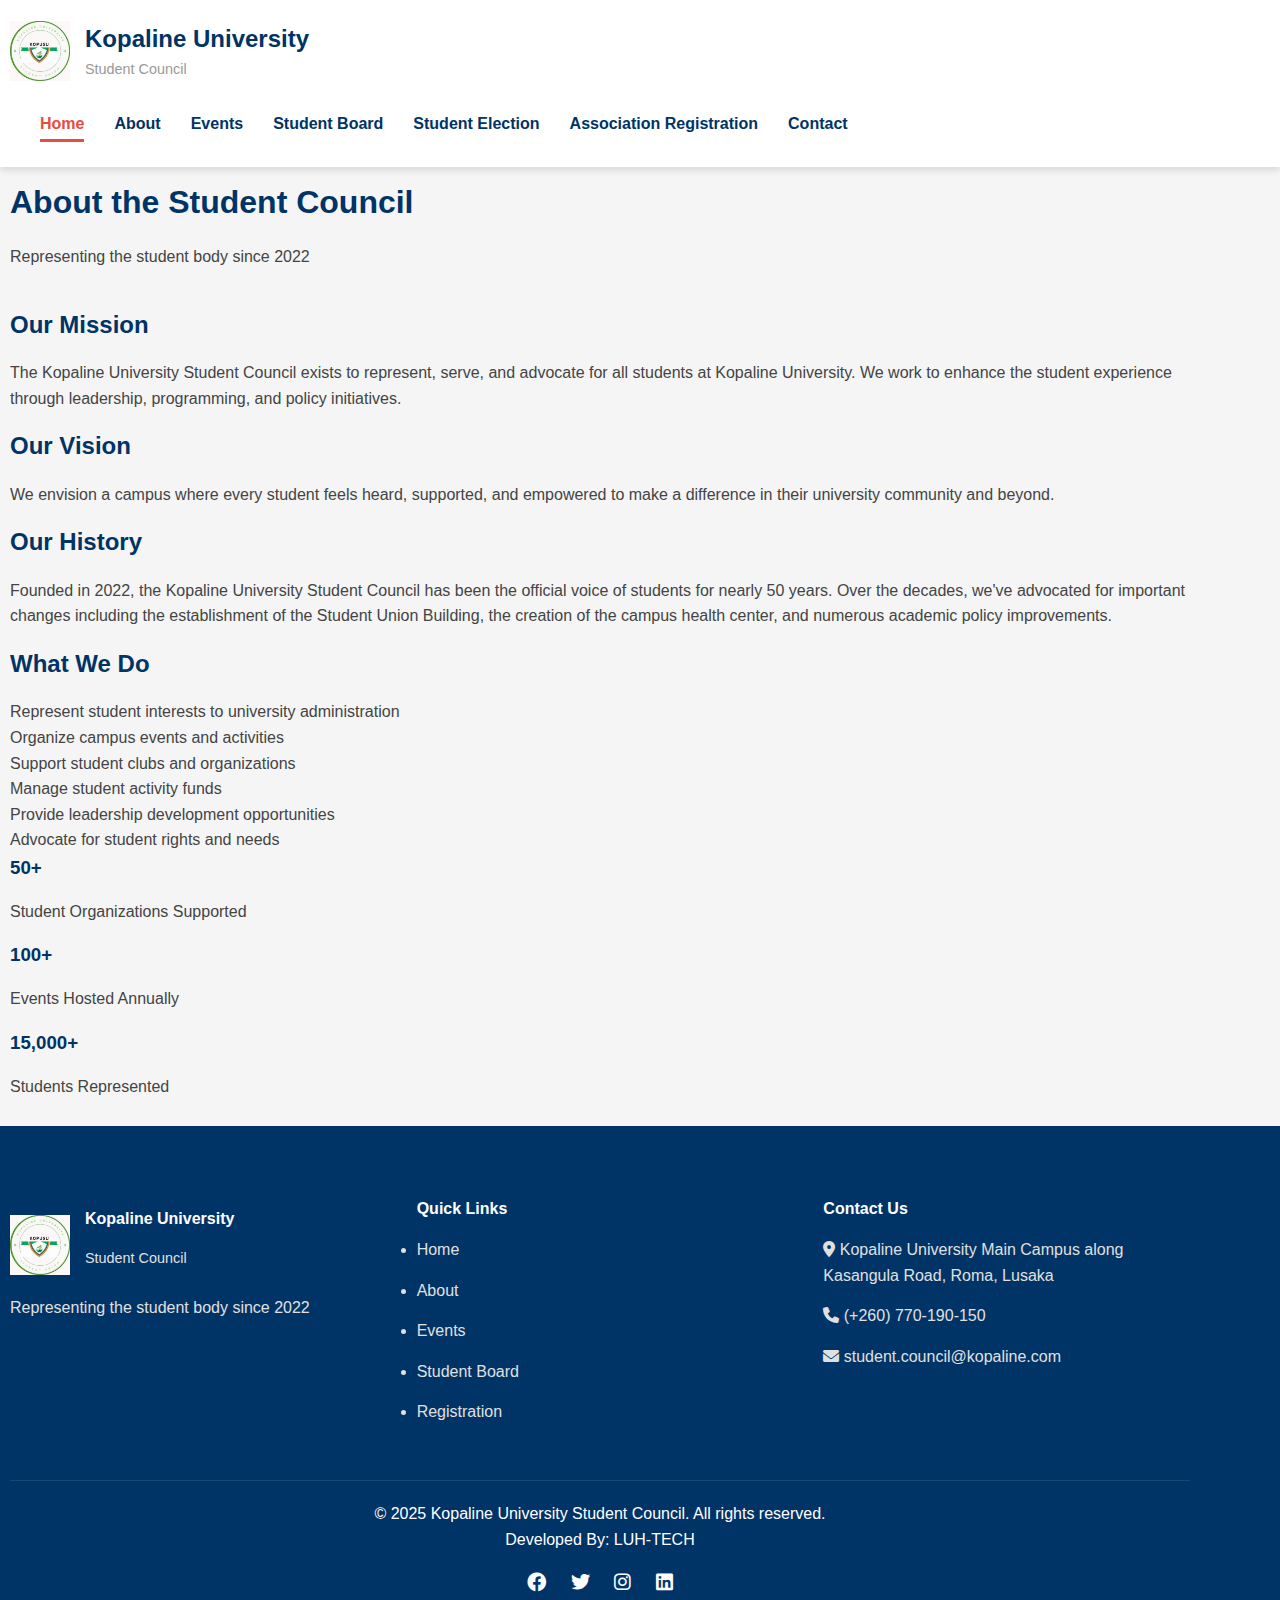
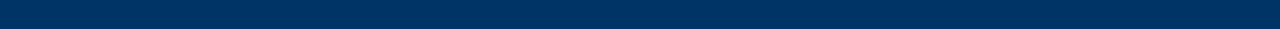
<file: about.html>
<!DOCTYPE html>
<html lang="en">
<head>
    <title>About Us | Kopaline University Student Council</title>
    <meta name="description" content="Learn about the Kopaline University Student Council, our mission, vision, and history.">
    <meta charset="UTF-8">
    <meta name="viewport" content="width=device-width, initial-scale=1.0">
    <link rel="stylesheet" href="style.css.css">
    <link rel="stylesheet" href="https://cdnjs.cloudflare.com/ajax/libs/font-awesome/6.0.0-beta3/css/all.min.css">
    <link rel="icon" href="images/logo.png" type="image/png">
</head>
<body>
    <header>
        <div class="container">
            <div class="logo-container">
                <img src="images/council logo.jpg" alt="Kopaline University Student Council Logo" class="logo">
                <div class="logo-text">
                    <h1>Kopaline University</h1>
                    <p>Student Council</p>
                </div>
            </div>
            <nav>
                <ul>
                    <li class="active"><a href="index.html">Home</a></li>
                    <li><a href="about.html">About</a></li>
                    <li><a href="events.html">Events</a></li>
                    <li><a href="board.html">Student Board</a></li>
                    <li><a href="election.html">Student Election</a></li>
                    <li><a href="register.html">Association Registration</a></li>
                    <li><a href="contact.html">Contact</a></li>
                </ul>
            </nav>
            <div class="mobile-menu-btn">
                <i class="fas fa-bars"></i>
            </div>
        </div>
    </header>
    
    <main>
        <section class="page-header">
            <div class="container">
                <h1>About the Student Council</h1>
                <p>Representing the student body since 2022</p>
            </div>
        </section>

        <section class="about-section">
            <div class="container">
                <div class="about-content">
                    <h2>Our Mission</h2>
                    <p>The Kopaline University Student Council exists to represent, serve, and advocate for all students at Kopaline University. We work to enhance the student experience through leadership, programming, and policy initiatives.</p>
                    
                    <h2>Our Vision</h2>
                    <p>We envision a campus where every student feels heard, supported, and empowered to make a difference in their university community and beyond.</p>
                    
                    <h2>Our History</h2>
                    <p>Founded in 2022, the Kopaline University Student Council has been the official voice of students for nearly 50 years. Over the decades, we've advocated for important changes including the establishment of the Student Union Building, the creation of the campus health center, and numerous academic policy improvements.</p>
                    
                    <h2>What We Do</h2>
                    <ul>
                        <li>Represent student interests to university administration</li>
                        <li>Organize campus events and activities</li>
                        <li>Support student clubs and organizations</li>
                        <li>Manage student activity funds</li>
                        <li>Provide leadership development opportunities</li>
                        <li>Advocate for student rights and needs</li>
                    </ul>
                </div>
                
                <div class="stats-grid">
                    <div class="stat-card">
                        <h3>50+</h3>
                        <p>Student Organizations Supported</p>
                    </div>
                    <div class="stat-card">
                        <h3>100+</h3>
                        <p>Events Hosted Annually</p>
                    </div>
                    <div class="stat-card">
                        <h3>15,000+</h3>
                        <p>Students Represented</p>
                    </div>
                </div>
            </div>
        </section>
    </main>
    <footer>
        <div class="container">
            <div class="footer-content">
                <div class="footer-section">
                    <div class="logo-container">
                        <img src="images/council logo.jpg" alt="Kopaline University Student Council Logo" class="logo">
                        <div class="logo-text">
                            <h4>Kopaline University</h4>
                            <p>Student Council</p>
                        </div>
                    </div>
                    <p>Representing the student body since 2022</p>
                </div>
                <div class="footer-section">
                    <h4>Quick Links</h4>
                    <ul>
                        <li><a href="index.html">Home</a></li>
                        <li><a href="about.html">About</a></li>
                        <li><a href="events.html">Events</a></li>
                        <li><a href="board.html">Student Board</a></li>
                        <li><a href="register.html">Registration</a></li>
                    </ul>
                </div>
                <div class="footer-section">
                    <h4>Contact Us</h4>
                    <p><i class="fas fa-map-marker-alt"></i> Kopaline University Main Campus along Kasangula Road, Roma, Lusaka</p>
                    <p><i class="fas fa-phone"></i> (+260) 770-190-150</p>
                    <p><i class="fas fa-envelope"></i> student.council@kopaline.com</p>
                </div>
            </div>
            <div class="footer-bottom">
                <p>&copy; 2025 Kopaline University Student Council. All rights reserved. <br> Developed By: <bold>LUH-TECH</bold></p>
                <div class="social-icons">
                    <a href="#"><i class="fab fa-facebook"></i></a>
                    <a href="#"><i class="fab fa-twitter"></i></a>
                    <a href="#"><i class="fab fa-instagram"></i></a>
                    <a href="#"><i class="fab fa-linkedin"></i></a>
                </div>
            </div>
        </div>
    </footer>

    <script src="js/script.js"></script>
</body>
</html>
</file>
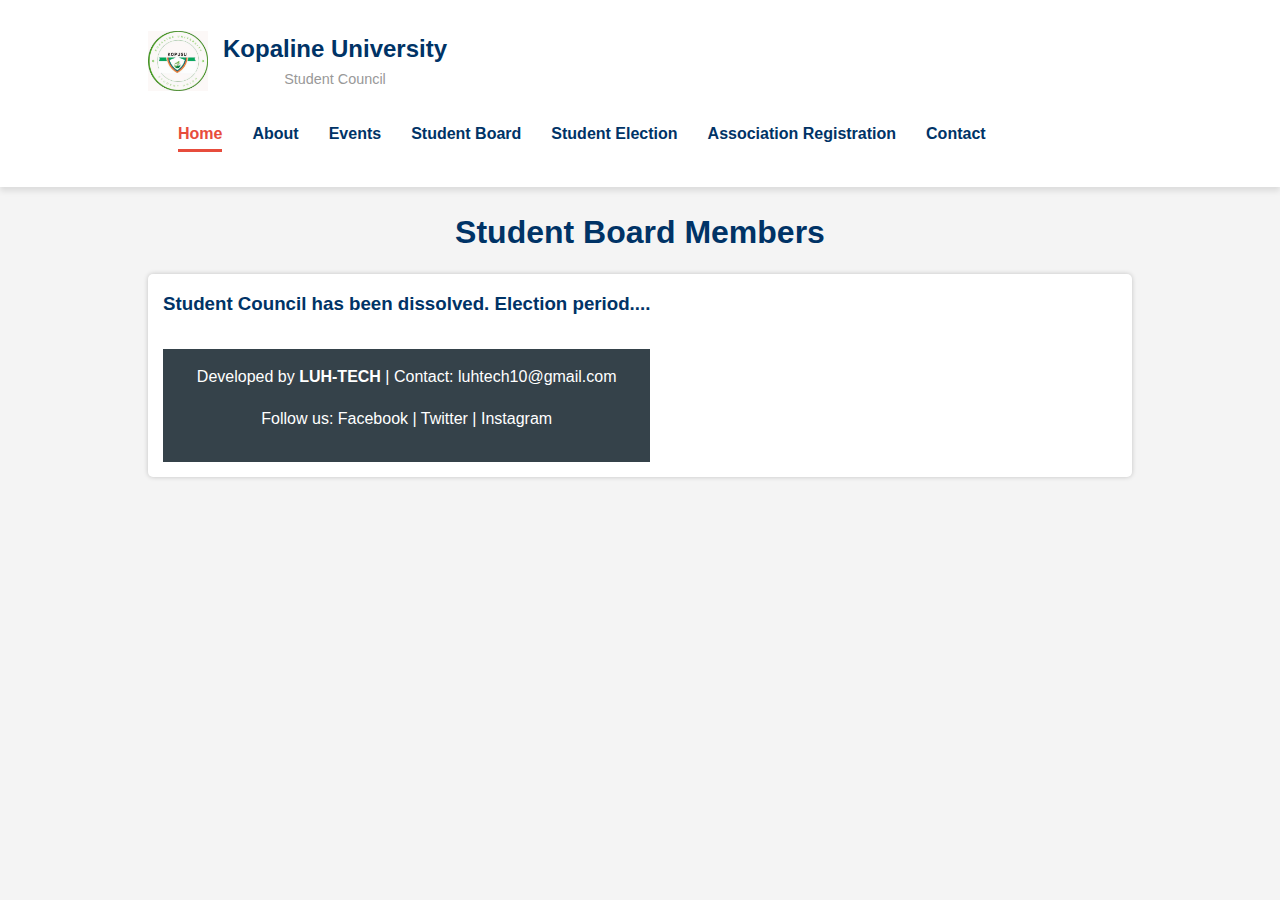
<file: board.html>
<!DOCTYPE html>
<html lang="en">
      <meta name="viewport" content="width=device-width, initial-scale=1.0">
    <link rel="stylesheet" href="style.css.css">
    <link rel="stylesheet" href="https://cdnjs.cloudflare.com/ajax/libs/font-awesome/6.0.0-beta3/css/all.min.css">
    <link rel="icon" href="images/logo.png" type="image/png">
</head>
<body>
    <header>
        <div class="container">
            <div class="logo-container">
                <img src="images/council logo.jpg" alt="Kopaline University Student Council Logo" class="logo">
                <div class="logo-text">
                    <h1>Kopaline University</h1>
                    <p>Student Council</p>
                </div>
            </div>
            <nav>
                <ul>
                    <li class="active"><a href="index.html">Home</a></li>
                    <li><a href="about.html">About</a></li>
                    <li><a href="events.html">Events</a></li>
                    <li><a href="board.html">Student Board</a></li>
                    <li><a href="election.html">Student Election</a></li>
                    <li><a href="register.html">Association Registration</a></li>
                    <li><a href="contact.html">Contact</a></li>
                </ul>
            </nav>
            <div class="mobile-menu-btn">
                <i class="fas fa-bars"></i>
            </div>
        </div>
    </header>
<head>
    <meta charset="UTF-8">
    <title>Student Board</title>
    <style>
        body {
            font-family: Arial, sans-serif;
            background-color: #f4f4f4;
            margin: 0;
            padding: 0;
            text-align: center;
        }
        .container {
            width: 80%;
            margin: auto;
            padding: 20px;
        }
        .board-member {
            display: flex;
            align-items: center;
            background: white;
            padding: 15px;
            margin: 10px 0;
            border-radius: 5px;
            box-shadow: 0 0 5px rgba(0,0,0,0.2);
        }
        .board-member img {
            width: 80px;
            height: 80px;
            border-radius: 50%;
            object-fit: cover;
            margin-right: 15px;
        }
        .board-member-info {
            text-align: left;
        }
        footer {
            background: #35424a;
            color: white;
            text-align: center;
            padding: 15px;
            position: relative;
            margin-top: 30px;
        }
    </style>
</head>
<body>
    <div class="container">
        <h1>Student Board Members</h1>
        
        <!-- Example Board Member -->
        <div class="board-member">
          <!--  <img src="uploads/john_doe.jpg" alt="image"> -->
            <div class="board-member-info">
                <h3>Student Council has been dissolved. Election period....</h3>
               <!-- <p>President of Student Council</p>
                <p>Email: </p>
            </div>
        </div>

        <!-- <div class="board-member">
            <img src="uploads/jane_smith.jpg" alt="Jane Smith">
            <div class="board-member-info">
                <h3>Jane Smith</h3>
                <p>Vice President of Student Council</p>
                <p>Email: janesmith@studentuniversity.edu</p>
            </div>
        </div>

         </div> -->

    <footer>
        <p>Developed by <strong>LUH-TECH</strong> | Contact: <a href="mailto:luhtech10@gmail.com" style="color: white;">luhtech10@gmail.com</a></p>
        <p>Follow us: 
            <a href="https://facebook.com/luhtech" style="color: white;">Facebook</a> |
            <a href="https://twitter.com/luhtech" style="color: white;">Twitter</a> |
            <a href="https://instagram.com/luhtech" style="color: white;">Instagram</a>
        </p>
    </footer>
</body>
</html>
</file>
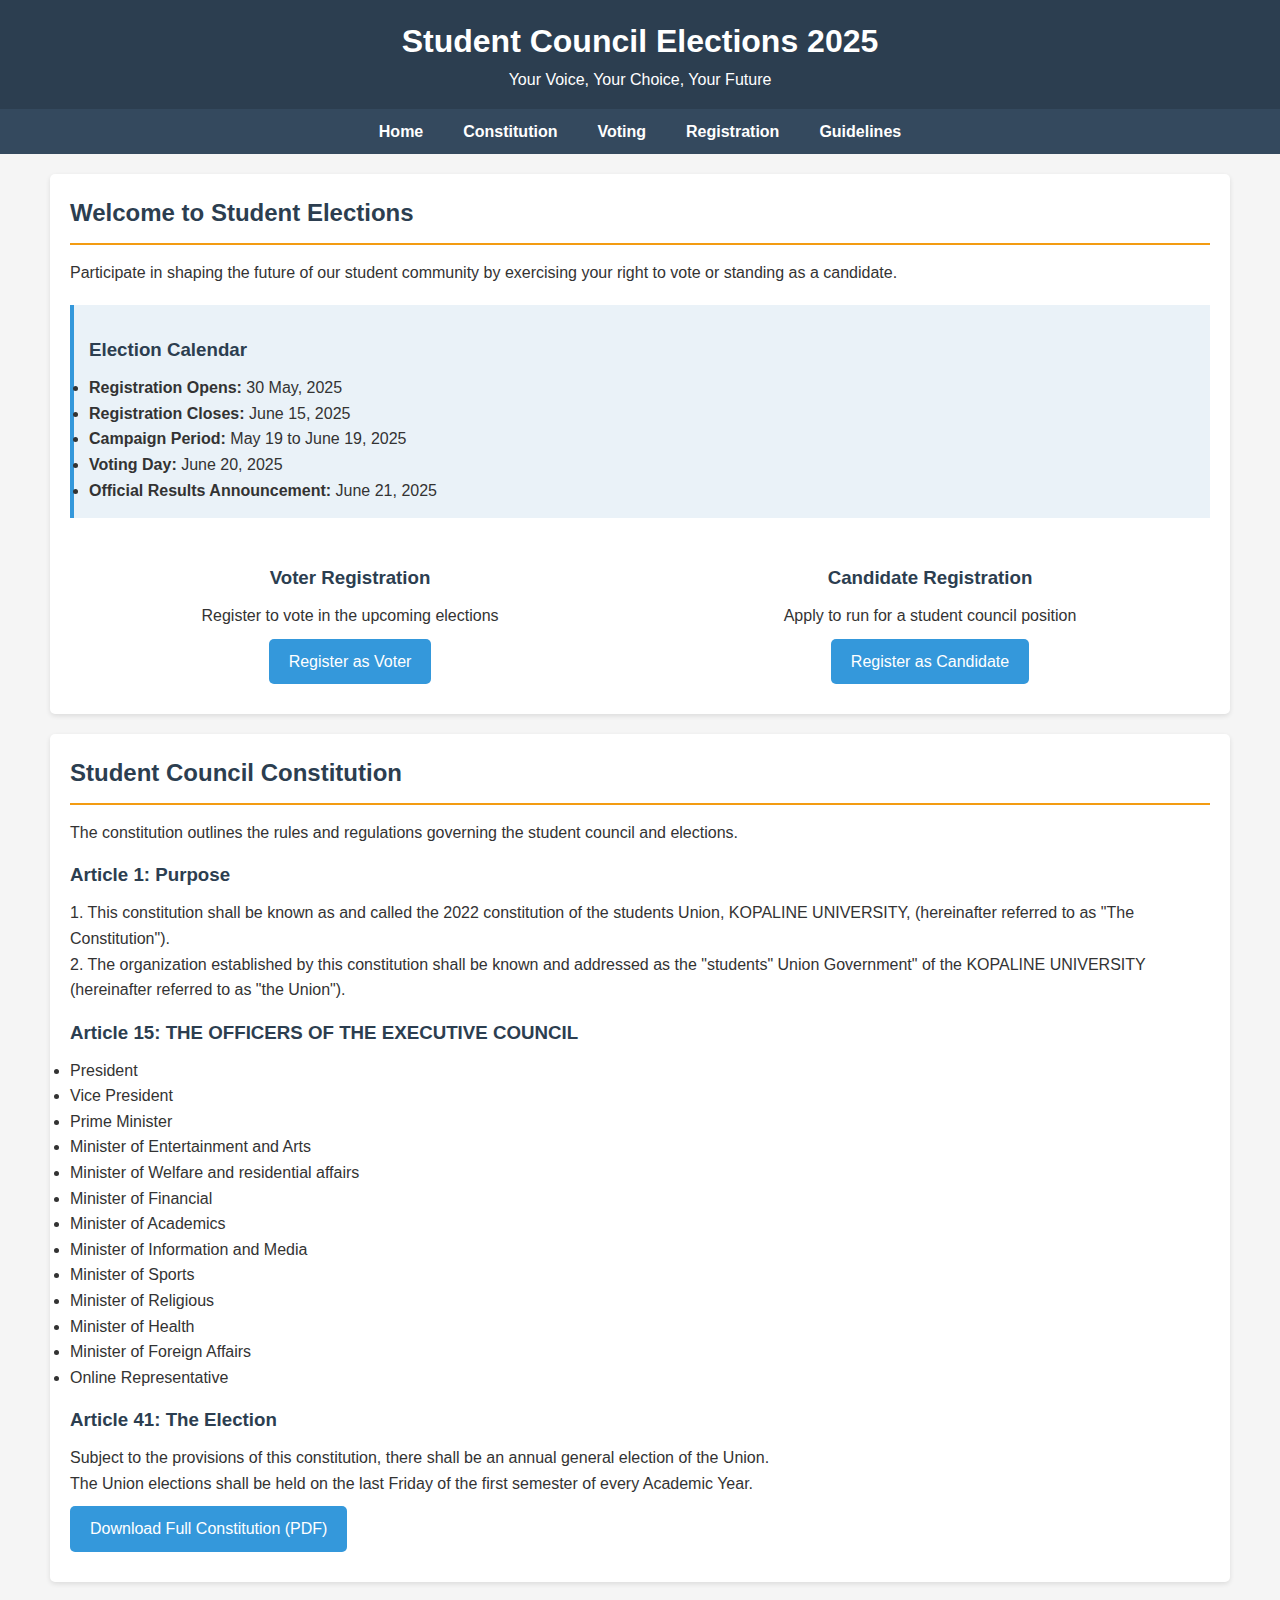
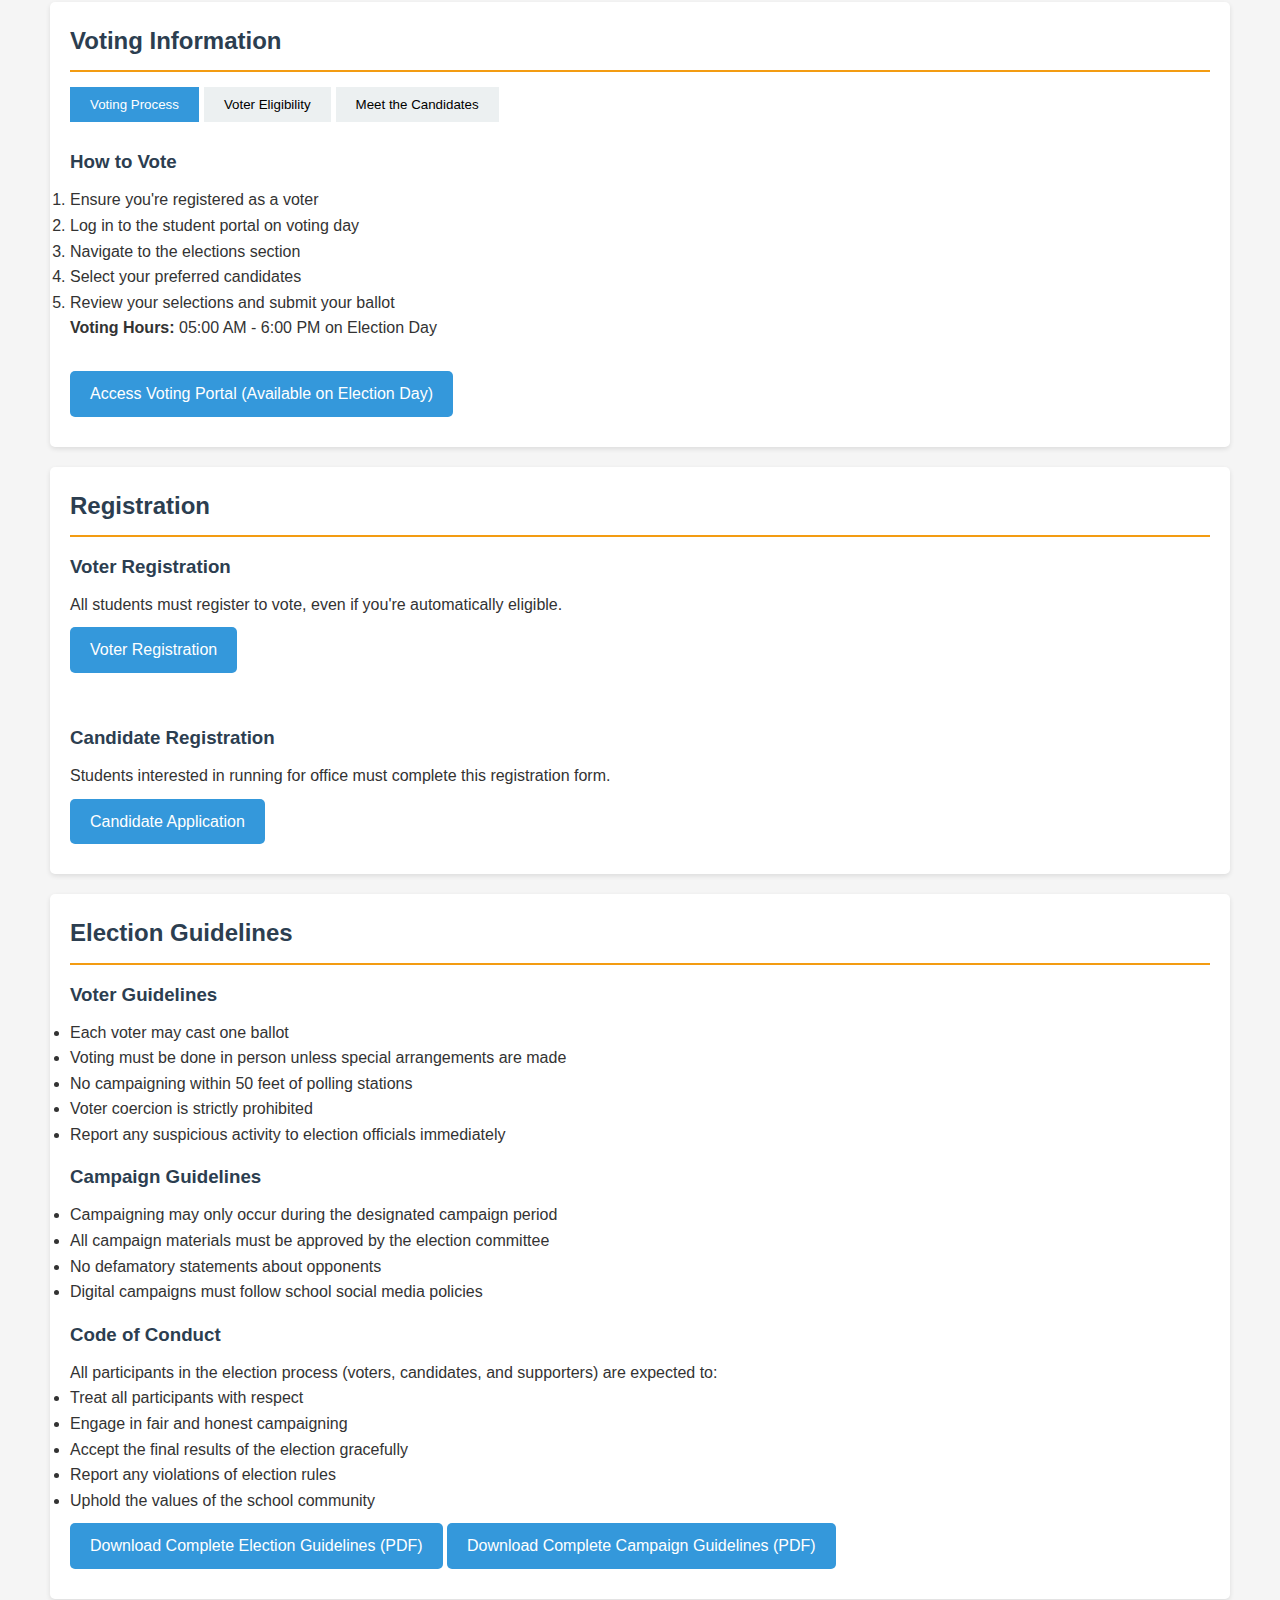
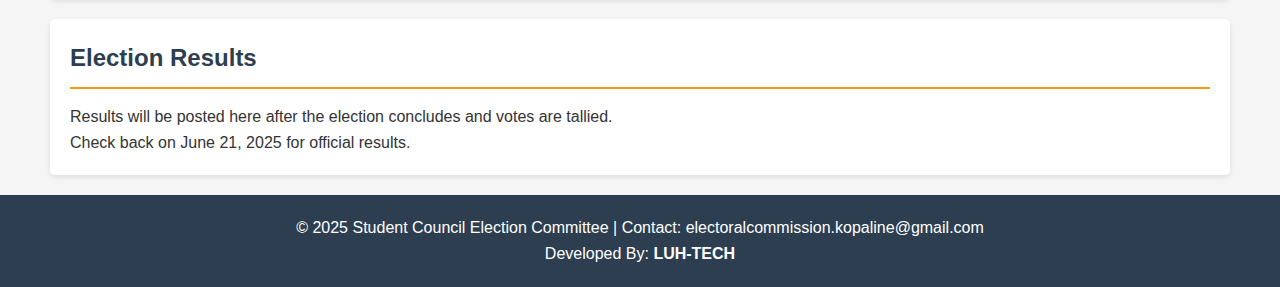
<file: election.html>
<!DOCTYPE html>
<html lang="en">
<head>
    <meta charset="UTF-8">
    <meta name="viewport" content="width=device-width, initial-scale=1.0">
    <title>Student Council Elections</title>
    <style>
        /* Reset and Base Styles */
        * {
            margin: 0;
            padding: 0;
            box-sizing: border-box;
        }
        
        html, body {
            max-width: 100%;
            overflow-x: hidden;
            font-family: 'Segoe UI', Tahoma, Geneva, Verdana, sans-serif;
            line-height: 1.6;
            background-color: #f5f5f5;
            color: #333;
        }
        
        /* Layout Styles */
        .container {
            width: 95%;
            max-width: 1200px;
            margin: 0 auto;
            padding: 0 10px;
        }
        
        /* Header Styles */
        header {
            background-color: #2c3e50;
            color: white;
            padding: 1rem 0;
            text-align: center;
        }
        
        /* Navigation Styles */
        nav {
            background-color: #34495e;
            color: white;
        }
        
        nav ul {
            padding: 0;
            list-style: none;
            display: flex;
            justify-content: center;
            flex-wrap: wrap;
        }
        
        nav li {
            padding: 10px 20px;
        }
        
        nav a {
            color: white;
            text-decoration: none;
            font-weight: bold;
        }
        
        nav a:hover {
            color: #f39c12;
        }
        
        /* Section Styles */
        section {
            background: white;
            margin: 20px 0;
            padding: 20px;
            border-radius: 5px;
            box-shadow: 0 2px 5px rgba(0,0,0,0.1);
        }
        
        h2 {
            color: #2c3e50;
            border-bottom: 2px solid #f39c12;
            padding-bottom: 10px;
            margin-bottom: 15px;
        }
        
        h3 {
            margin: 15px 0 10px;
            color: #2c3e50;
        }
        
        /* Button Styles */
        .btn {
            display: inline-block;
            background: #3498db;
            color: white;
            padding: 10px 20px;
            border: none;
            border-radius: 5px;
            cursor: pointer;
            text-decoration: none;
            font-size: 16px;
            margin: 10px 0;
            transition: background 0.3s ease;
        }
        
        .btn:hover {
            background: #2980b9;
        }
        
        /* Footer Styles */
        footer {
            text-align: center;
            padding: 20px;
            background: #2c3e50;
            color: white;
            margin-top: 20px;
        }
        
        /* Special Components */
        .election-calendar {
            background: #eaf2f8;
            padding: 15px;
            border-left: 4px solid #3498db;
            margin: 20px 0;
        }
        
        .registration-options {
            display: flex;
            justify-content: space-around;
            margin-top: 30px;
            flex-wrap: wrap;
            gap: 20px;
        }
        
        .registration-option {
            text-align: center;
            flex: 1;
            min-width: 250px;
        }
        
        /* Tab System */
        .hidden {
            display: none;
        }
        
        .active {
            display: block;
        }
        
        .tab-buttons {
            display: flex;
            margin-bottom: 20px;
            flex-wrap: wrap;
        }
        
        .tab-btn {
            padding: 10px 20px;
            background: #ecf0f1;
            border: none;
            cursor: pointer;
            margin-right: 5px;
            margin-bottom: 5px;
            transition: all 0.3s ease;
        }
        
        .tab-btn.active {
            background: #3498db;
            color: white;
        }
        
        /* Responsive Styles */
        @media (max-width: 768px) {
            nav ul {
                flex-direction: column;
                align-items: center;
            }
            
            nav li {
                width: 100%;
                text-align: center;
                padding: 10px 0;
            }
            
            .registration-options {
                flex-direction: column;
            }
        }
    </style>
</head>
<body>
    <header>
        <div class="container">
            <h1>Student Council Elections 2025</h1>
            <p>Your Voice, Your Choice, Your Future</p>
        </div>
    </header>

    <nav>
        <ul>
            <li class="active"><a href="#home">Home</a></li>
            <li><a href="#constitution">Constitution</a></li>
            <li><a href="#voting">Voting</a></li>
            <li><a href="#registration">Registration</a></li>
            <li><a href="#guidelines">Guidelines</a></li>
        </ul>
    </nav>

    <div class="container">
        <section id="home">
            <h2>Welcome to Student Elections</h2>
            <p>Participate in shaping the future of our student community by exercising your right to vote or standing as a candidate.</p>
            
            <div class="election-calendar">
                <h3>Election Calendar</h3>
                <ul>
                    <li><strong>Registration Opens:</strong> 30 May, 2025</li>
                    <li><strong>Registration Closes:</strong> June 15, 2025</li>
                    <li><strong>Campaign Period:</strong> May 19 to June 19, 2025</li>
                    <li><strong>Voting Day:</strong> June 20, 2025</li>
                    <li><strong>Official Results Announcement:</strong> June 21, 2025</li>
                </ul>
            </div>

            <div class="registration-options">
                <div class="registration-option">
                    <h3>Voter Registration</h3>
                    <p>Register to vote in the upcoming elections</p>
                    <a href="https://forms.gle/bAcaWVHnfmbrf8Jx9" class="btn">Register as Voter</a>
                </div>
                <div class="registration-option">
                    <h3>Candidate Registration</h3>
                    <p>Apply to run for a student council position</p>
                    <a href="https://forms.gle/svkGx1C5nYWqbXXs5" class="btn">Register as Candidate</a>
                </div>
            </div>
        </section>

        <section id="constitution">
            <h2>Student Council Constitution</h2>
            <p>The constitution outlines the rules and regulations governing the student council and elections.</p>
            
            <h3>Article 1: Purpose</h3>
            <p>1. This constitution shall be known as and called the 2022 constitution of the students Union, 
                KOPALINE UNIVERSITY, (hereinafter referred to as "The Constitution").</p>
            <p>2. The organization established by this constitution shall be known and addressed as the "students" 
                Union Government" of the KOPALINE UNIVERSITY (hereinafter referred to as "the Union").</p>
            
            <h3>Article 15: THE OFFICERS OF THE EXECUTIVE COUNCIL</h3>
            <ul>
                <li>President</li>
                <li>Vice President</li>
                <li>Prime Minister</li>
                <li>Minister of Entertainment and Arts</li> 
                <li>Minister of Welfare and residential affairs</li>
                <li>Minister of Financial</li>
                <li>Minister of Academics</li>
                <li>Minister of Information and Media</li>
                <li>Minister of Sports</li>
                <li>Minister of Religious</li>
                <li>Minister of Health</li>
                <li>Minister of Foreign Affairs</li>
                <li>Online Representative</li>
            </ul>
            
            <h3>Article 41: The Election</h3>
            <p>Subject to the provisions of this constitution, there shall be an annual general election of the Union.</p>
            <p>The Union elections shall be held on the last Friday of the first semester of every Academic Year.</p>
            <a href="https://drive.google.com/file/d/1cOgMtuiWpBzv6lkntv5HYLqCeH8NS2KJ/view?usp=sharing" class="btn">Download Full Constitution (PDF)</a>
        </section>

        <section id="voting">
            <h2>Voting Information</h2>
            
            <div class="tab-buttons">
                <button class="tab-btn active" onclick="openTab('voting-process')">Voting Process</button>
                <button class="tab-btn" onclick="openTab('voter-eligibility')">Voter Eligibility</button>
                <button class="tab-btn" onclick="openTab('candidates')">Meet the Candidates</button>
            </div>
            
            <div id="voting-process" class="tab-content active">
                <h3>How to Vote</h3>
                <ol>
                    <li>Ensure you're registered as a voter</li>
                    <li>Log in to the student portal on voting day</li>
                    <li>Navigate to the elections section</li>
                    <li>Select your preferred candidates</li>
                    <li>Review your selections and submit your ballot</li>
                </ol>
                <p><strong>Voting Hours:</strong> 05:00 AM - 6:00 PM on Election Day</p>
            </div>
            
            <div id="voter-eligibility" class="tab-content hidden">
                <h3>Voter Eligibility Requirements</h3>
                <ul>
                    <li>Must be a currently enrolled student</li>
                    <li>Must be in good academic standing</li>
                    <li>Must not have any disciplinary actions in the current semester</li>
                    <li>Must have completed voter registration by the deadline</li>
                </ul>
            </div>
            
            <div id="candidates" class="tab-content hidden">
                <h3>2025 Candidates</h3>
                <p><a href="https://drive.google.com/file/d/1fcX2DaSb60r9uNk65wwwujhERSCW-Qts/view?usp=sharing" target="_blank" rel="noopener noreferrer" class="btn">Watch Candidates Videos</a></p>
            </div>

            <div style="margin-top: 20px;">
                <a href="https://studentelectionkopaline.infinityfreeapp.com/voter/login.php" class="btn">Access Voting Portal (Available on Election Day)</a>
            </div>
        </section>

        <section id="registration">
            <h2>Registration</h2>
            
            <div id="voter-registration">
                <h3>Voter Registration</h3>
                <p>All students must register to vote, even if you're automatically eligible.</p>
                <a href="https://forms.gle/bAcaWVHnfmbrf8Jx9" class="btn">Voter Registration</a>
            </div>
            
            <div id="candidate-registration" style="margin-top: 40px;">
                <h3>Candidate Registration</h3>
                <p>Students interested in running for office must complete this registration form.</p>
                <a href="https://forms.gle/svkGx1C5nYWqbXXs5" class="btn">Candidate Application</a>
            </div>
        </section>

        <section id="guidelines">
            <h2>Election Guidelines</h2>
            
            <h3>Voter Guidelines</h3>
            <ul>
                <li>Each voter may cast one ballot</li>
                <li>Voting must be done in person unless special arrangements are made</li>
                <li>No campaigning within 50 feet of polling stations</li>
                <li>Voter coercion is strictly prohibited</li>
                <li>Report any suspicious activity to election officials immediately</li>
            </ul>
            
            <h3>Campaign Guidelines</h3>
            <ul>
                <li>Campaigning may only occur during the designated campaign period</li>
                <li>All campaign materials must be approved by the election committee</li>
                <li>No defamatory statements about opponents</li>
                <li>Digital campaigns must follow school social media policies</li>
            </ul>
            
            <h3>Code of Conduct</h3>
            <p>All participants in the election process (voters, candidates, and supporters) are expected to:</p>
            <ul>
                <li>Treat all participants with respect</li>
                <li>Engage in fair and honest campaigning</li>
                <li>Accept the final results of the election gracefully</li>
                <li>Report any violations of election rules</li>
                <li>Uphold the values of the school community</li>
            </ul>
            
            <a href="https://drive.google.com/file/d/1laYXYf0QmgacuLsoWOVv98opWauoWwV8/view?usp=sharing" class="btn">Download Complete Election Guidelines (PDF)</a>
            <a href="https://drive.google.com/file/d/1x2ryWiIv85cNiyrvFJi5UoIMpUIC2sPo/view?usp=sharing" class="btn">Download Complete Campaign Guidelines (PDF)</a>
        </section>

        <section>
            <h2>Election Results</h2>
            <p>Results will be posted here after the election concludes and votes are tallied.</p>
            <p>Check back on June 21, 2025 for official results.</p>
        </section>
    </div>

    <footer>
        <p>© 2025 Student Council Election Committee | Contact: electoralcommission.kopaline@gmail.com<br> Developed By: <strong>LUH-TECH</strong></p>
    </footer>

    <script>
        function openTab(tabId) {
            // Hide all tab content
            const tabContents = document.querySelectorAll('.tab-content');
            tabContents.forEach(content => {
                content.classList.remove('active');
                content.classList.add('hidden');
            });
            
            // Remove active class from all buttons
            const tabButtons = document.querySelectorAll('.tab-btn');
            tabButtons.forEach(button => {
                button.classList.remove('active');
            });
            
            // Show the selected tab content
            document.getElementById(tabId).classList.remove('hidden');
            document.getElementById(tabId).classList.add('active');
            
            // Add active class to clicked button
            event.currentTarget.classList.add('active');
        }
    </script>
</body>
</html>
</file>
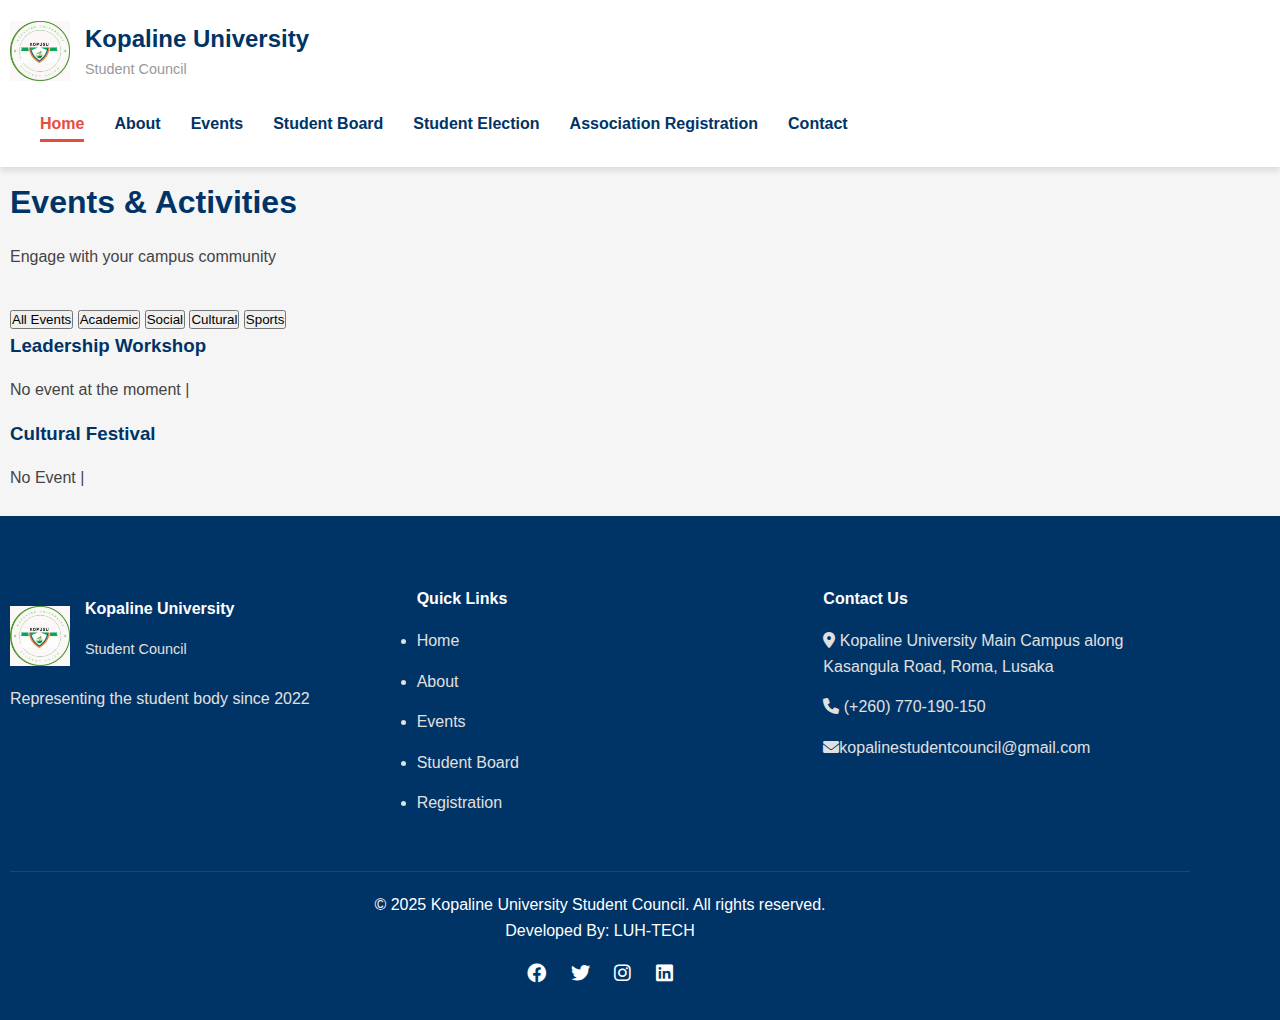
<file: events.html>
<!DOCTYPE html>
<html lang="en">
<head>
    <!-- Same head as index.html -->
    <title>Events & Activities | Kopaline University Student Council</title>
    <meta name="description" content="Upcoming events and activities organized by the Kopaline University Student Council.">
    <meta charset="UTF-8">
    <meta name="viewport" content="width=device-width, initial-scale=1.0">
    <link rel="stylesheet" href="style.css.css">
    <link rel="stylesheet" href="https://cdnjs.cloudflare.com/ajax/libs/font-awesome/6.0.0-beta3/css/all.min.css">
    <link rel="icon" href="images/logo.png" type="image/png">
</head>
<body>
    <header>
        <div class="container">
            <div class="logo-container">
                <img src="images/council logo.jpg" alt="Kopaline University Student Council Logo" class="logo">
                <div class="logo-text">
                    <h1>Kopaline University</h1>
                    <p>Student Council</p>
                </div>
            </div>
            <nav>
                <ul>
                    <li class="active"><a href="index.html">Home</a></li>
                    <li><a href="about.html">About</a></li>
                    <li><a href="events.html">Events</a></li>
                    <li><a href="board.html">Student Board</a></li>
                    <li><a href="election.html">Student Election</a></li>
                    <li><a href="register.html">Association Registration</a></li>
                    <li><a href="contact.html">Contact</a></li>
                </ul>
            </nav>
            <div class="mobile-menu-btn">
                <i class="fas fa-bars"></i>
            </div>
        </div>
    </header>
    
    <main>
        <section class="page-header">
            <div class="container">
                <h1>Events & Activities</h1>
                <p>Engage with your campus community</p>
            </div>
        </section>

        <section class="events-section">
            <div class="container">
                <div class="events-filter">
                    <button class="filter-btn active" data-filter="all">All Events</button>
                    <button class="filter-btn" data-filter="academic">Academic</button>
                    <button class="filter-btn" data-filter="social">Social</button>
                    <button class="filter-btn" data-filter="cultural">Cultural</button>
                    <button class="filter-btn" data-filter="sports">Sports</button>
                </div>
                
               <!-- <div class="events-list">
                    <div class="event-item" data-category="academic">
                        <div class="event-date">
                            <span class="day">15</span>
                            <span class="month">Jun</span>
                        </div> -->
                        <div class="event-details">
                            <h3>Leadership Workshop</h3>
                            <p class="event-meta"> No event at the moment | </p>
                          <!--  <p>Join us for an interactive workshop on leadership skills development with guest speaker Dr. Amanda Roberts.</p>
                            <a href="#" class="btn-small">Register Now</a>
                        </div>
                    </div>
                    
                   <!-- <div class="event-item" data-category="cultural">
                        <div class="event-date">
                            <span class="day">22</span>
                            <span class="month">Jun</span>
                        </div> -->
                        <div class="event-details">
                            <h3>Cultural Festival</h3>
                            <p class="event-meta"> No Event |</p>
                          <!--  <p>Celebrate the diversity of our student body with food, performances, and cultural displays from around the world.</p>
                            <a href="#" class="btn-small">Learn More</a>
                        </div>
                    </div>
                    
                    <!-- More events would be listed here -->
                </div>
            </div>
        </section>
    </main>
    <footer>
        <div class="container">
            <div class="footer-content">
                <div class="footer-section">
                    <div class="logo-container">
                        <img src="images/council logo.jpg" alt="Kopaline University Student Council Logo" class="logo">
                        <div class="logo-text">
                            <h4>Kopaline University</h4>
                            <p>Student Council</p>
                        </div>
                    </div>
                    <p>Representing the student body since 2022</p>
                </div>
                <div class="footer-section">
                    <h4>Quick Links</h4>
                    <ul>
                        <li><a href="index.html">Home</a></li>
                        <li><a href="about.html">About</a></li>
                        <li><a href="events.html">Events</a></li>
                        <li><a href="board.html">Student Board</a></li>
                        <li><a href="register.html">Registration</a></li>
                    </ul>
                </div>
                <div class="footer-section">
                    <h4>Contact Us</h4>
                    <p><i class="fas fa-map-marker-alt"></i> Kopaline University Main Campus along Kasangula Road, Roma, Lusaka</p>
                    <p><i class="fas fa-phone"></i> (+260) 770-190-150</p>
                    <p><i class="fas fa-envelope"></i>kopalinestudentcouncil@gmail.com</p>
                </div>
            </div>
            <div class="footer-bottom">
                <p>&copy; 2025 Kopaline University Student Council. All rights reserved. <br> Developed By: <bold>LUH-TECH</bold></p>
                <div class="social-icons">
                    <a href="#"><i class="fab fa-facebook"></i></a>
                    <a href="#"><i class="fab fa-twitter"></i></a>
                    <a href="#"><i class="fab fa-instagram"></i></a>
                    <a href="#"><i class="fab fa-linkedin"></i></a>
                </div>
            </div>
        </div>
    </footer>

    <script src="js/script.js"></script>
</body>
</html>
</file>
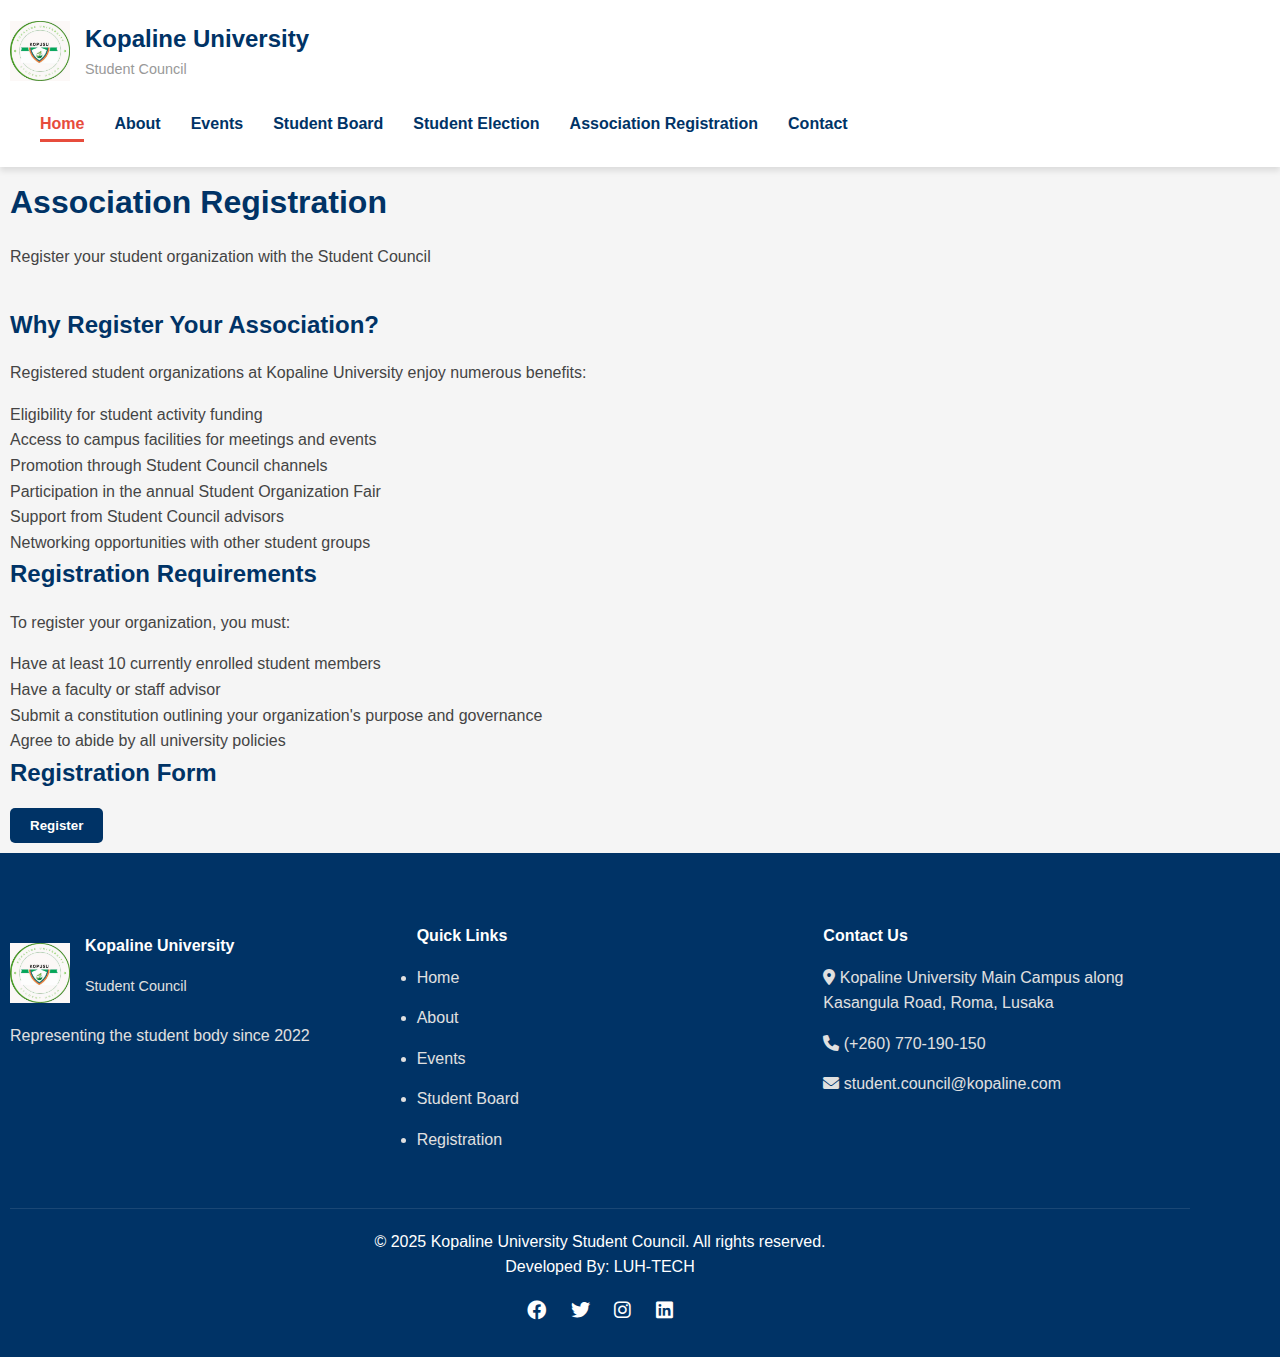
<file: register.html>
<!DOCTYPE html>
<html lang="en">
<head>
    <!-- Same head as index.html -->
    <title>Association Registration | Kopaline University Student Council</title>
    <meta name="description" content="Register your student association with the Kopaline University Student Council.">
    <meta charset="UTF-8">
    <meta name="viewport" content="width=device-width, initial-scale=1.0">
    <link rel="stylesheet" href="style.css.css">
    <link rel="stylesheet" href="https://cdnjs.cloudflare.com/ajax/libs/font-awesome/6.0.0-beta3/css/all.min.css">
    <link rel="icon" href="images/logo.png" type="image/png">
</head>
<body>
    <header>
        <div class="container">
            <div class="logo-container">
                <img src="images/council logo.jpg" alt="Kopaline University Student Council Logo" class="logo">
                <div class="logo-text">
                    <h1>Kopaline University</h1>
                    <p>Student Council</p>
                </div>
            </div>
            <nav>
                <ul>
                    <li class="active"><a href="index.html">Home</a></li>
                    <li><a href="about.html">About</a></li>
                    <li><a href="events.html">Events</a></li>
                    <li><a href="board.html">Student Board</a></li>
                    <li><a href="election.html">Student Election</a></li>
                    <li><a href="register.html">Association Registration</a></li>
                    <li><a href="contact.html">Contact</a></li>
                </ul>
            </nav>
            <div class="mobile-menu-btn">
                <i class="fas fa-bars"></i>
            </div>
        </div>
    </header>
    
    <main>
        <section class="page-header">
            <div class="container">
                <h1>Association Registration</h1>
                <p>Register your student organization with the Student Council</p>
            </div>
        </section>

        <section class="register-section">
            <div class="container">
                <div class="register-info">
                    <h2>Why Register Your Association?</h2>
                    <p>Registered student organizations at Kopaline University enjoy numerous benefits:</p>
                    <ul>
                        <li>Eligibility for student activity funding</li>
                        <li>Access to campus facilities for meetings and events</li>
                        <li>Promotion through Student Council channels</li>
                        <li>Participation in the annual Student Organization Fair</li>
                        <li>Support from Student Council advisors</li>
                        <li>Networking opportunities with other student groups</li>
                    </ul>
                    
                    <h2>Registration Requirements</h2>
                    <p>To register your organization, you must:</p>
                    <ul>
                        <li>Have at least 10 currently enrolled student members</li>
                        <li>Have a faculty or staff advisor</li>
                        <li>Submit a constitution outlining your organization's purpose and governance</li>
                        <li>Agree to abide by all university policies</li>
                    </ul>
                </div>
                
                <div class="register-form">
                    <h2>Registration Form</h2>
                    <!-- <form>
                        <div class="form-group">
                            <label for="org-name">Organization Name</label>
                            <input type="text" id="org-name" name="org-name" required>
                        </div>
                        
                        <div class="form-group">
                            <label for="org-purpose">Organization Purpose</label>
                            <textarea id="org-purpose" name="org-purpose" rows="4" required></textarea>
                        </div>
                        
                        <div class="form-group">
                            <label for="president-name">President's Name</label>
                            <input type="text" id="president-name" name="president-name" required>
                        </div>
                        
                        <div class="form-group">
                            <label for="president-email">President's Email</label>
                            <input type="email" id="president-email" name="president-email" required>
                        </div>
                        
                        <div class="form-group">
                            <label for="advisor-name">Faculty Advisor's Name</label>
                            <input type="text" id="advisor-name" name="advisor-name" required>
                        </div>
                        
                        <div class="form-group">
                            <label for="advisor-email">Faculty Advisor's Email</label>
                            <input type="email" id="advisor-email" name="advisor-email" required>
                        </div>
                        
                        <div class="form-group">
                            <label for="member-count">Number of Members</label>
                            <input type="number" id="member-count" name="member-count" min="10" required>
                        </div>
                        
                        <div class="form-group">
                            <label for="constitution">Upload Constitution (PDF)</label>
                            <input type="file" id="constitution" name="constitution" accept=".pdf" required>
                        </div>
                        
                        <div class="form-group checkbox">
                            <input type="checkbox" id="agree" name="agree" required>
                            <label for="agree">I certify that the information provided is accurate and that our organization agrees to abide by all university policies.</label>
                        </div>-->
                        
                        <button type="submit" class="btn"> Register </button>
                    </form>
                </div>
            </div>
        </section>
    </main>
    <footer>
        <div class="container">
            <div class="footer-content">
                <div class="footer-section">
                    <div class="logo-container">
                        <img src="images/council logo.jpg" alt="Kopaline University Student Council Logo" class="logo">
                        <div class="logo-text">
                            <h4>Kopaline University</h4>
                            <p>Student Council</p>
                        </div>
                    </div>
                    <p>Representing the student body since 2022</p>
                </div>
                <div class="footer-section">
                    <h4>Quick Links</h4>
                    <ul>
                        <li><a href="index.html">Home</a></li>
                        <li><a href="about.html">About</a></li>
                        <li><a href="events.html">Events</a></li>
                        <li><a href="board.html">Student Board</a></li>
                        <li><a href="register.html">Registration</a></li>
                    </ul>
                </div>
                <div class="footer-section">
                    <h4>Contact Us</h4>
                    <p><i class="fas fa-map-marker-alt"></i> Kopaline University Main Campus along Kasangula Road, Roma, Lusaka</p>
                    <p><i class="fas fa-phone"></i> (+260) 770-190-150</p>
                    <p><i class="fas fa-envelope"></i> student.council@kopaline.com</p>
                </div>
            </div>
            <div class="footer-bottom">
                <p>&copy; 2025 Kopaline University Student Council. All rights reserved. <br> Developed By: <bold>LUH-TECH</bold></p>
                <div class="social-icons">
                    <a href="#"><i class="fab fa-facebook"></i></a>
                    <a href="#"><i class="fab fa-twitter"></i></a>
                    <a href="#"><i class="fab fa-instagram"></i></a>
                    <a href="#"><i class="fab fa-linkedin"></i></a>
                </div>
            </div>
        </div>
    </footer>

    <script src="js/script.js"></script>
</body>
</file>
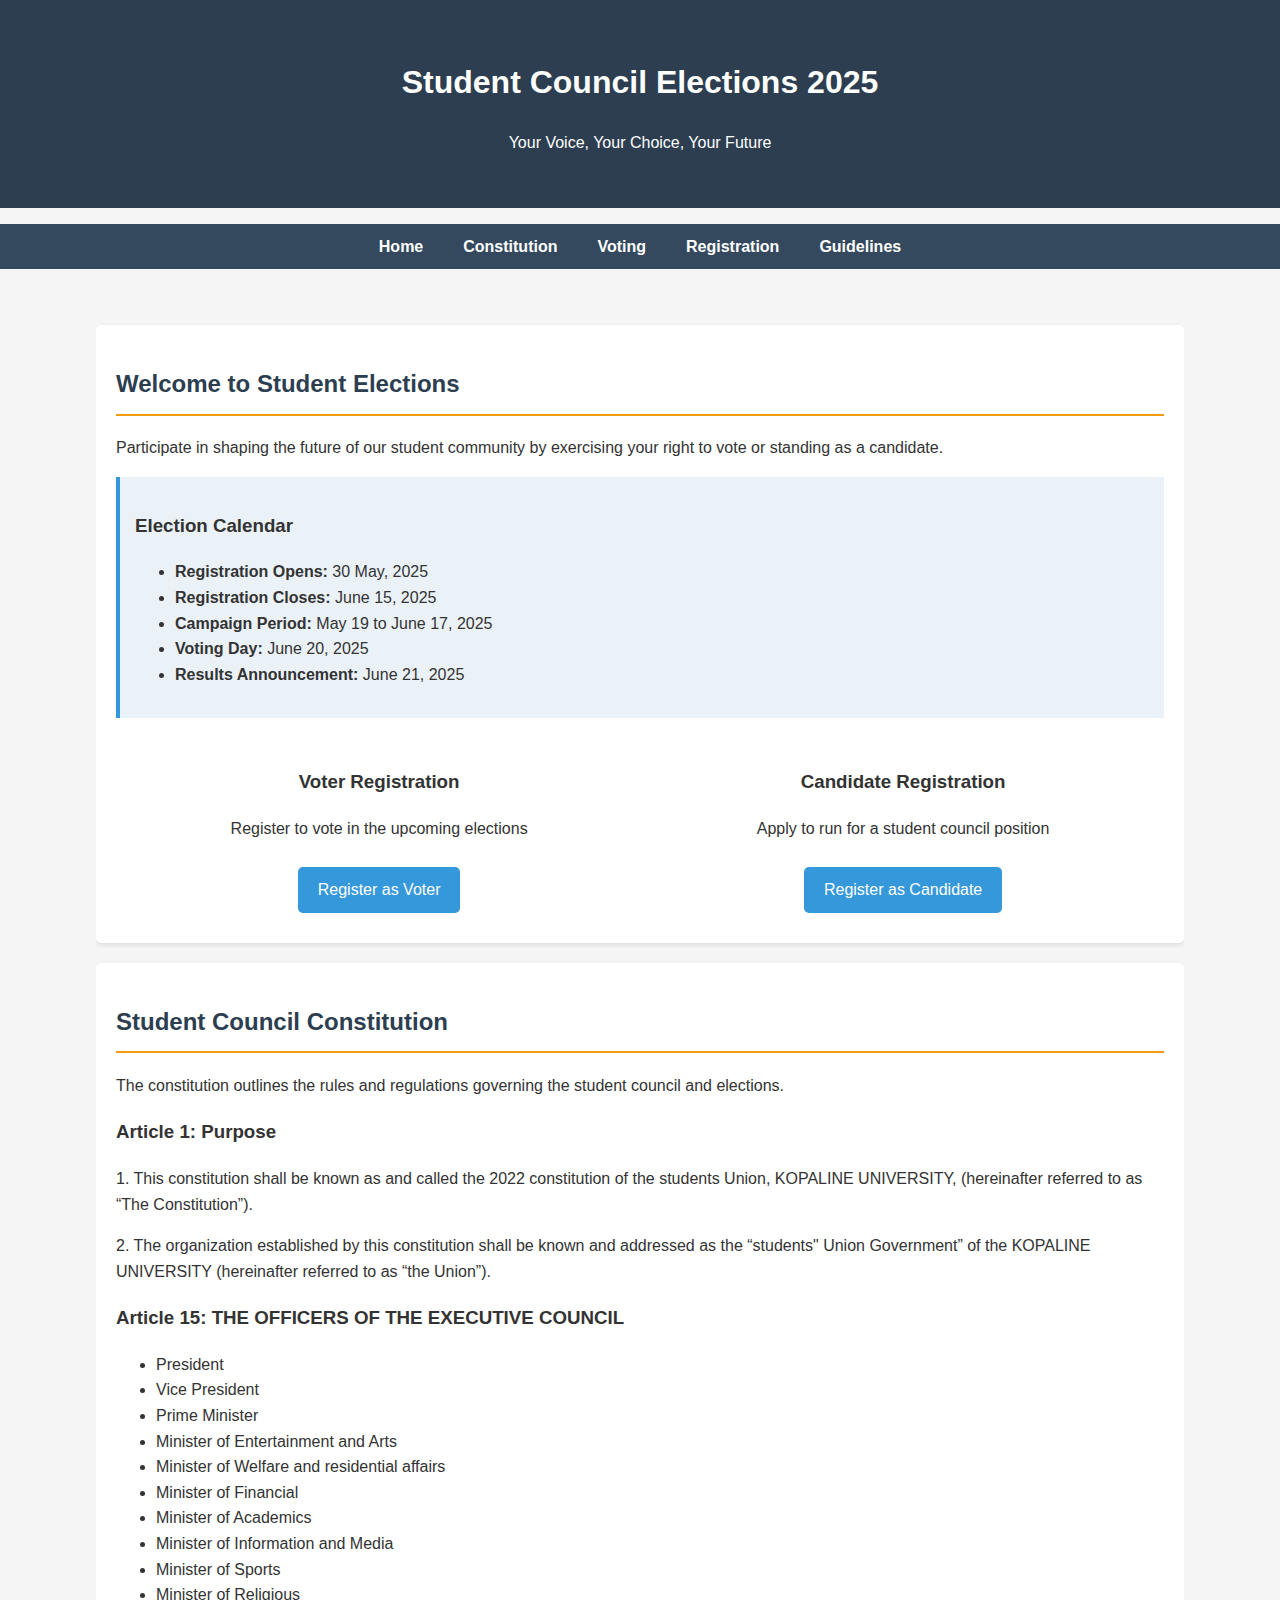
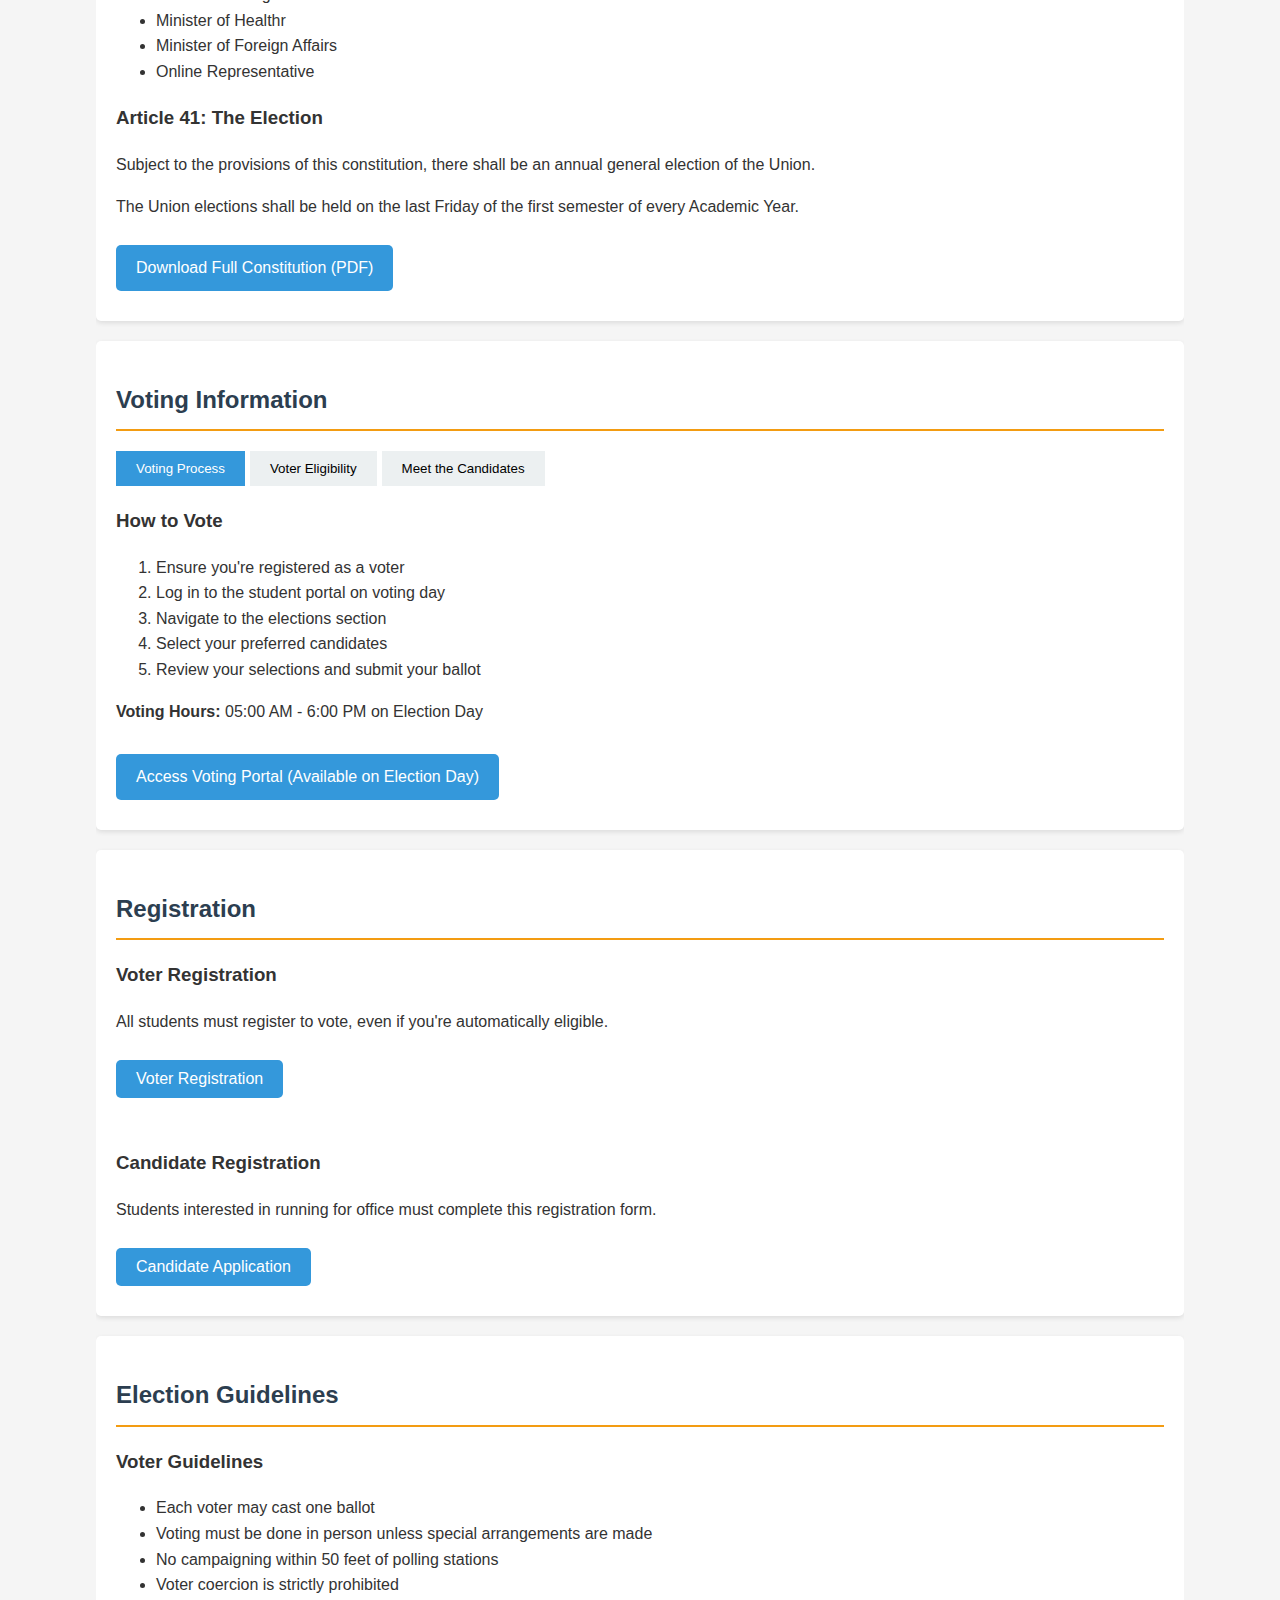
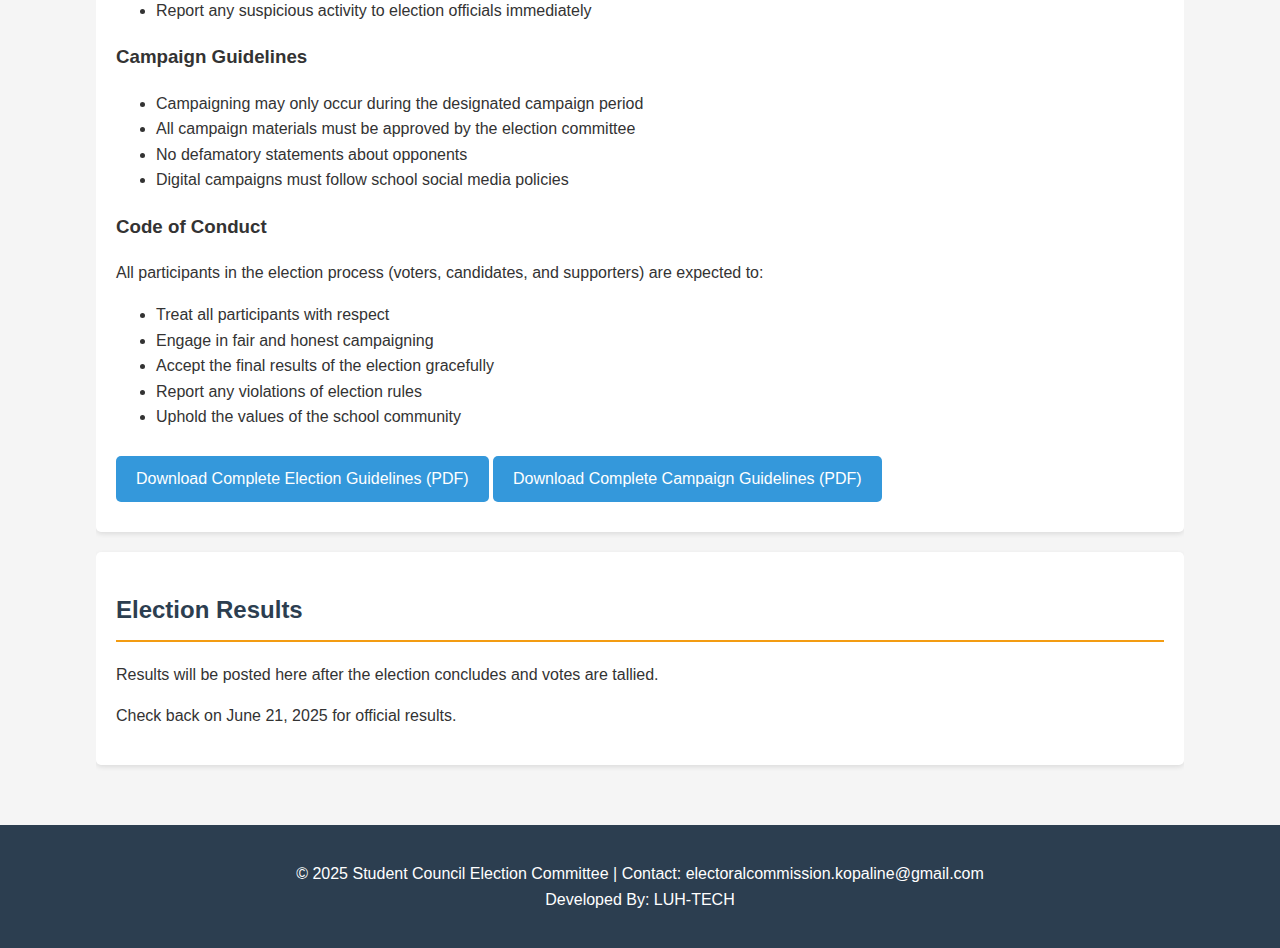
<file: .github/workflows/election.html>
<!DOCTYPE html>
<html lang="en">
<head>
    <meta charset="UTF-8">
    <meta name="viewport" content="width=device-width, initial-scale=1.0">
    <title>Student Council Elections</title>
    <style>
        body {
            font-family: 'Segoe UI', Tahoma, Geneva, Verdana, sans-serif;
            line-height: 1.6;
            margin: 0;
            padding: 0;
            background-color: #f5f5f5;
            color: #333;
        }
        header {
            background-color: #2c3e50;
            color: white;
            padding: 1rem 0;
            text-align: center;
        }
        .container {
            width: 85%;
            margin: auto;
            overflow: hidden;
            padding: 20px 0;
        }
        nav {
            background-color: #34495e;
            color: white;
        }
        nav ul {
            padding: 0;
            list-style: none;
            display: flex;
            justify-content: center;
        }
        nav li {
            padding: 10px 20px;
        }
        nav a {
            color: white;
            text-decoration: none;
            font-weight: bold;
        }
        nav a:hover {
            color: #f39c12;
        }
        section {
            background: white;
            margin: 20px 0;
            padding: 20px;
            border-radius: 5px;
            box-shadow: 0 2px 5px rgba(0,0,0,0.1);
        }
        h2 {
            color: #2c3e50;
            border-bottom: 2px solid #f39c12;
            padding-bottom: 10px;
        }
        .btn {
            display: inline-block;
            background: #3498db;
            color: white;
            padding: 10px 20px;
            border: none;
            border-radius: 5px;
            cursor: pointer;
            text-decoration: none;
            font-size: 16px;
            margin: 10px 0;
        }
        .btn:hover {
            background: #2980b9;
        }
        footer {
            text-align: center;
            padding: 20px;
            background: #2c3e50;
            color: white;
            margin-top: 20px;
        }
        .election-calendar {
            background: #eaf2f8;
            padding: 15px;
            border-left: 4px solid #3498db;
        }
        .hidden {
            display: none;
        }
        .active {
            display: block;
        }
        .tab-buttons {
            display: flex;
            margin-bottom: 20px;
        }
        .tab-btn {
            padding: 10px 20px;
            background: #ecf0f1;
            border: none;
            cursor: pointer;
            margin-right: 5px;
        }
        .tab-btn.active {
            background: #3498db;
            color: white;
        }
    </style>
</head>
<body>
    <header>
        <div class="container">
            <h1>Student Council Elections 2025</h1>
            <p>Your Voice, Your Choice, Your Future</p>
        </div>
    </header>

    <nav>
        <ul>
            <li><a href="#home">Home</a></li>
            <li><a href="#constitution">Constitution</a></li>
            <li><a href="#voting">Voting</a></li>
            <li><a href="#registration">Registration</a></li>
            <li><a href="#guidelines">Guidelines</a></li>
        </ul>
    </nav>

    <div class="container">
        <section id="home">
            <h2>Welcome to Student Elections</h2>
            <p>Participate in shaping the future of our student community by exercising your right to vote or standing as a candidate.</p>
            
            <div class="election-calendar">
                <h3>Election Calendar</h3>
                <ul>
                    <li><strong>Registration Opens:</strong> 30 May, 2025</li>
                    <li><strong>Registration Closes:</strong> June 15, 2025</li>
                    <li><strong>Campaign Period:</strong> May 19 to June 17, 2025</li>
                    <li><strong>Voting Day:</strong> June 20, 2025</li>
                    <li><strong>Results Announcement:</strong> June 21, 2025</li>
                </ul>
            </div>

            <div style="display: flex; justify-content: space-around; margin-top: 30px;">
                <div style="text-align: center;">
                    <h3>Voter Registration</h3>
                    <p>Register to vote in the upcoming elections</p>
                    <a href="https://forms.gle/bAcaWVHnfmbrf8Jx9" class="btn">Register as Voter</a>
                </div>
                <div style="text-align: center;">
                    <h3>Candidate Registration</h3>
                    <p>Apply to run for a student council position</p>
                    <a href="https://forms.gle/svkGx1C5nYWqbXXs5" class="btn">Register as Candidate</a>
                </div>
            </div>
        </section>

        <section id="constitution">
            <h2>Student Council Constitution</h2>
            <p>The constitution outlines the rules and regulations governing the student council and elections.</p>
            
            <h3>Article 1: Purpose</h3>
            <p>1. This constitution shall be known as and called the 2022 constitution of the students Union, 
                KOPALINE UNIVERSITY, (hereinafter referred to as “The Constitution”).</p>
            <p>2. The organization established by this constitution shall be known and addressed as the “students" 
                Union Government” of the KOPALINE UNIVERSITY (hereinafter referred to as “the Union”).</p>
            <h3>Article 15: THE OFFICERS OF THE EXECUTIVE COUNCIL</h3>
            <ul>
                <li>President</li>
                <li>Vice President</li>
                <li>Prime Minister</li>
                <li>Minister of Entertainment and Arts</li> 
                <LI>Minister of Welfare and residential affairs</LI>
                <li>Minister of Financial</li>
                <li>Minister of Academics</li>
                <li>Minister of Information and Media</li>
                <li>Minister of Sports</li>
                <li>Minister of Religious</li>
                <li>Minister of Healthr</li>
                <li>Minister of Foreign Affairs</li>
                <li>Online Representative</li>
            </ul>
            
            <h3>Article 41: The Election</h3>
            <p>Subject to the provisions of this constitution, there shall be an annual general election of the Union.</p>
            <p>The Union elections shall be held on the last Friday of the first semester of every Academic Year.</p>
            <a href="https://drive.google.com/file/d/1cOgMtuiWpBzv6lkntv5HYLqCeH8NS2KJ/view?usp=sharing" class="btn">Download Full Constitution (PDF)</a>
        </section>

        <section id="voting">
            <h2>Voting Information</h2>
            
            <div class="tab-buttons">
                <button class="tab-btn active" onclick="openTab('voting-process')">Voting Process</button>
                <button class="tab-btn" onclick="openTab('voter-eligibility')">Voter Eligibility</button>
                <button class="tab-btn" onclick="openTab('candidates')">Meet the Candidates</button>
            </div>
            
            <div id="voting-process" class="tab-content active">
                <h3>How to Vote</h3>
                <ol>
                    <li>Ensure you're registered as a voter</li>
                    <li>Log in to the student portal on voting day</li>
                    <li>Navigate to the elections section</li>
                    <li>Select your preferred candidates</li>
                    <li>Review your selections and submit your ballot</li>
                </ol>
                <p><strong>Voting Hours:</strong> 05:00 AM - 6:00 PM on Election Day</p>
            </div>
            
            <div id="voter-eligibility" class="tab-content hidden">
                <h3>Voter Eligibility Requirements</h3>
                <ul>
                    <li>Must be a currently enrolled student</li>
                    <li>Must be in good academic standing (GPA ≥ 2.0)</li>
                    <li>Must not have any disciplinary actions in the current semester</li>
                    <li>Must have completed voter registration by the deadline</li>
                </ul>
            </div>
            
            <div id="candidates" class="tab-content hidden">
                <h3>2025 Candidates</h3>
                <p>Candidate profiles will be available once the registration period closes.</p>
                <p>Check back on June 16 to learn about your candidates!</p>
            </div>
            
            <div style="margin-top: 20px;">
                <a href="https://kopalinestudentelections.fillout.com/2025" class="btn">Access Voting Portal (Available on Election Day)</a>
            </div>
        </section>

        <section id="registration">
            <h2>Registration</h2>
            
            <div id="voter-registration">
                <h3>Voter Registration</h3>
                <p>All students must register to vote, even if you're automatically eligible.</p> 
                <!--<form>
                    <div style="margin-bottom: 15px;">
                        <label for="student-id">Student ID Number:</label><br>
                        <input type="text" id="student-id" name="student-id" required style="width: 100%; padding: 8px;">
                    </div>
                    <div style="margin-bottom: 15px;">
                        <label for="email">School Email:</label><br>
                        <input type="email" id="email" name="email" required style="width: 100%; padding: 8px;">
                    </div>
                    <div style="margin-bottom: 15px;">
                        <label for="grade">Grade Level:</label><br>
                        <select id="grade" name="grade" style="width: 100%; padding: 8px;">
                            <option value="freshman">Freshman</option>
                            <option value="sophomore">Sophomore</option>
                            <option value="junior">Junior</option>
                            <option value="senior">Senior</option>
                        </select>
                    </div>
                    <div style="margin-bottom: 15px;">
                        <input type="checkbox" id="eligibility" name="eligibility" required>
                        <label for="eligibility">I confirm that I meet all voter eligibility requirements</label>
                    </div> -->
                    <button type="submit" class="btn">Voter Registration</button>
                </form>
            </div>
            
            <div id="candidate-registration" style="margin-top: 40px;">
                <h3>Candidate Registration</h3>
                <p>Students interested in running for office must complete this registration form.</p>
                <!-- <form>
                    <div style="margin-bottom: 15px;">
                        <label for="candidate-id">Student ID Number:</label><br>
                        <input type="text" id="candidate-id" name="candidate-id" required style="width: 100%; padding: 8px;">
                    </div>
                    <div style="margin-bottom: 15px;">
                        <label for="candidate-email">School Email:</label><br>
                        <input type="email" id="candidate-email" name="candidate-email" required style="width: 100%; padding: 8px;">
                    </div>
                    <div style="margin-bottom: 15px;">
                        <label for="position">Position Sought:</label><br>
                        <select id="position" name="position" style="width: 100%; padding: 8px;">
                            <option value="president">President</option>
                            <option value="vice-president">Vice President</option>
                            <option value="secretary">Secretary</option>
                            <option value="treasurer">Treasurer</option>
                            <option value="representative">Class Representative</option>
                        </select>
                    </div>
                    <div style="margin-bottom: 15px;">
                        <label for="grade">Grade Level:</label><br>
                        <select id="grade" name="grade" style="width: 100%; padding: 8px;">
                            <option value="freshman">Freshman</option>
                            <option value="sophomore">Sophomore</option>
                            <option value="junior">Junior</option>
                            <option value="senior">Senior</option>
                        </select>
                    </div>
                    <div style="margin-bottom: 15px;">
                        <label for="statement">Candidate Statement (max 300 words):</label><br>
                        <textarea id="statement" name="statement" rows="5" style="width: 100%; padding: 8px;"></textarea>
                    </div>
                    <div style="margin-bottom: 15px;">
                        <input type="checkbox" id="candidate-eligibility" name="candidate-eligibility" required>
                        <label for="candidate-eligibility">I confirm that I meet all candidate eligibility requirements</label>
                    </div> -->
                    <button type="submit" class="btn">Candidate Application</button>
                </form>
            </div>
        </section>

        <section id="guidelines">
            <h2>Election Guidelines</h2>
            
            <h3>Voter Guidelines</h3>
            <ul>
                <li>Each voter may cast one ballot</li>
                <li>Voting must be done in person unless special arrangements are made</li>
                <li>No campaigning within 50 feet of polling stations</li>
                <li>Voter coercion is strictly prohibited</li>
                <li>Report any suspicious activity to election officials immediately</li>
            </ul>
            
            <h3>Campaign Guidelines</h3>
            <ul>
                <li>Campaigning may only occur during the designated campaign period</li>
                <li>All campaign materials must be approved by the election committee</li>
                <li>No defamatory statements about opponents</li>
                <li>Digital campaigns must follow school social media policies</li>
            </ul>
            
            <h3>Code of Conduct</h3>
            <p>All participants in the election process (voters, candidates, and supporters) are expected to:</p>
            <ul>
                <li>Treat all participants with respect</li>
                <li>Engage in fair and honest campaigning</li>
                <li>Accept the final results of the election gracefully</li>
                <li>Report any violations of election rules</li>
                <li>Uphold the values of the school community</li>
            </ul>
            
            <a href="https://drive.google.com/file/d/1laYXYf0QmgacuLsoWOVv98opWauoWwV8/view?usp=sharing" class="btn">Download Complete Election Guidelines (PDF)</a>
            <a href="https://drive.google.com/file/d/1x2ryWiIv85cNiyrvFJi5UoIMpUIC2sPo/view?usp=sharing" class="btn">Download Complete Campaign Guidelines (PDF)</a>
        </section>

        <section>
            <h2>Election Results</h2>
            <p>Results will be posted here after the election concludes and votes are tallied.</p>
            <p>Check back on June 21, 2025 for official results.</p>
        </section>
    </div>

    <footer>
        <p>© 2025 Student Council Election Committee | Contact: electoralcommission.kopaline@gmail.com<br> Developed By: <bold>LUH-TECH</bold></p>
    </footer>

    <script>
        function openTab(tabId) {
            // Hide all tab content
            const tabContents = document.querySelectorAll('.tab-content');
            tabContents.forEach(content => {
                content.classList.remove('active');
                content.classList.add('hidden');
            });
            
            // Remove active class from all buttons
            const tabButtons = document.querySelectorAll('.tab-btn');
            tabButtons.forEach(button => {
                button.classList.remove('active');
            });
            
            // Show the selected tab content
            document.getElementById(tabId).classList.remove('hidden');
            document.getElementById(tabId).classList.add('active');
            
            // Add active class to clicked button
            event.currentTarget.classList.add('active');
        }
    </script>
</body>
</html>
</file>
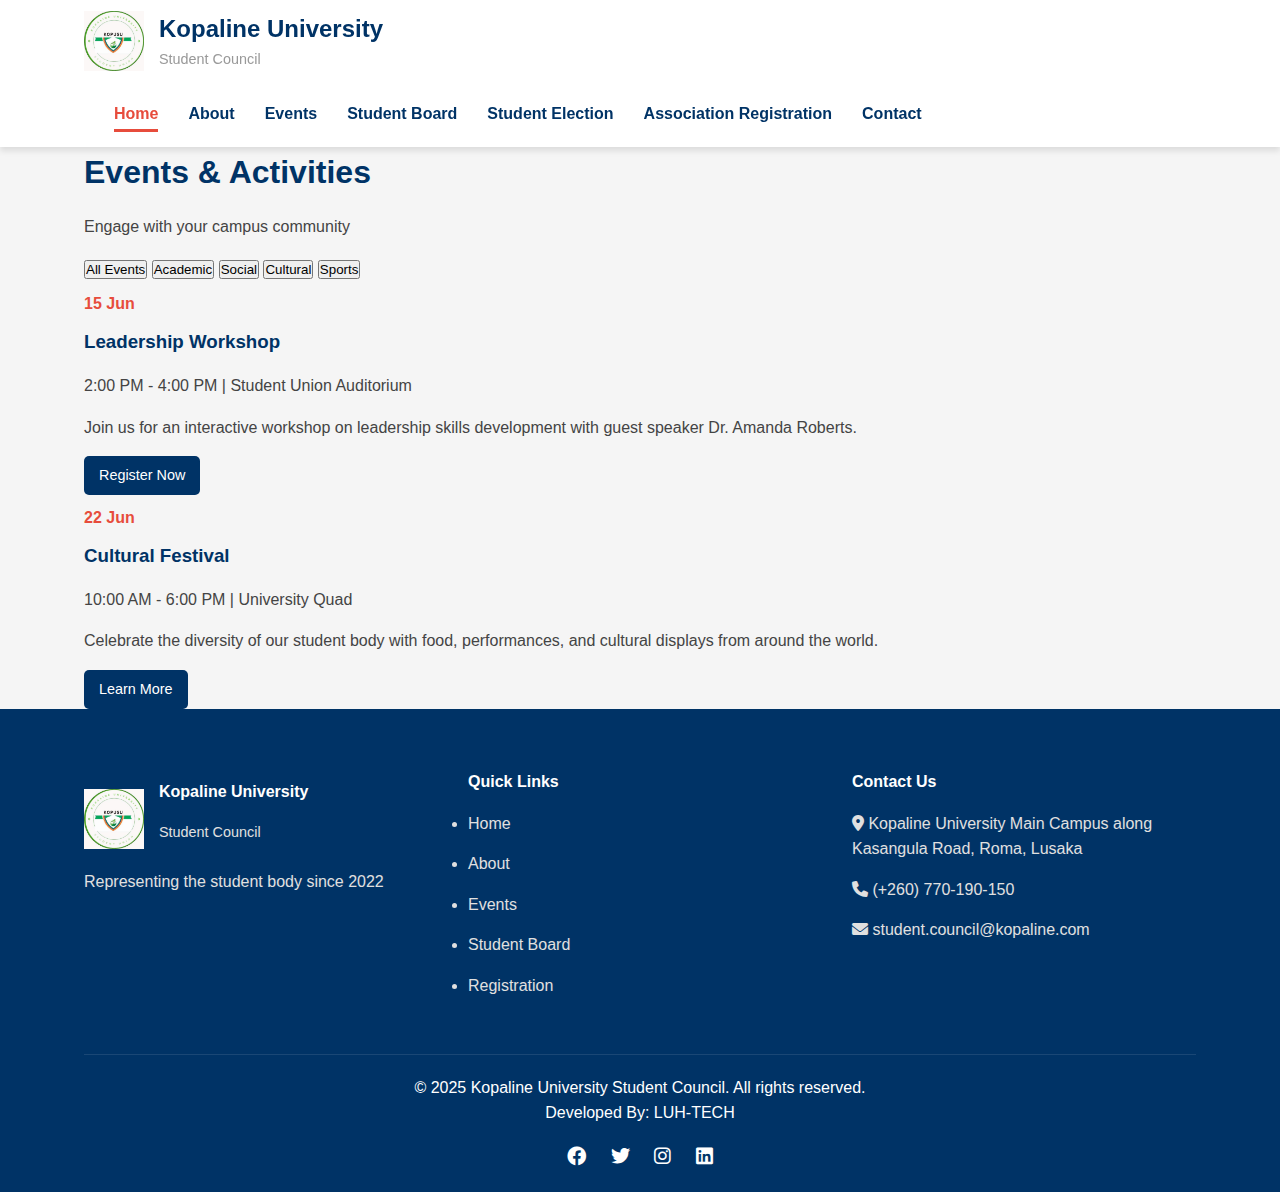
<file: .github/workflows/events.html>
<!DOCTYPE html>
<html lang="en">
<head>
    <!-- Same head as index.html -->
    <title>Events & Activities | Kopaline University Student Council</title>
    <meta name="description" content="Upcoming events and activities organized by the Kopaline University Student Council.">
    <meta charset="UTF-8">
    <meta name="viewport" content="width=device-width, initial-scale=1.0">
    <link rel="stylesheet" href="style.css.css">
    <link rel="stylesheet" href="https://cdnjs.cloudflare.com/ajax/libs/font-awesome/6.0.0-beta3/css/all.min.css">
    <link rel="icon" href="images/logo.png" type="image/png">
</head>
<body>
    <header>
        <div class="container">
            <div class="logo-container">
                <img src="images/council logo.jpg" alt="Kopaline University Student Council Logo" class="logo">
                <div class="logo-text">
                    <h1>Kopaline University</h1>
                    <p>Student Council</p>
                </div>
            </div>
            <nav>
                <ul>
                    <li class="active"><a href="index.html">Home</a></li>
                    <li><a href="about.html">About</a></li>
                    <li><a href="events.html">Events</a></li>
                    <li><a href="board.html">Student Board</a></li>
                    <li><a href="election.html">Student Election</a></li>
                    <li><a href="register.html">Association Registration</a></li>
                    <li><a href="contact.html">Contact</a></li>
                </ul>
            </nav>
            <div class="mobile-menu-btn">
                <i class="fas fa-bars"></i>
            </div>
        </div>
    </header>
    
    <main>
        <section class="page-header">
            <div class="container">
                <h1>Events & Activities</h1>
                <p>Engage with your campus community</p>
            </div>
        </section>

        <section class="events-section">
            <div class="container">
                <div class="events-filter">
                    <button class="filter-btn active" data-filter="all">All Events</button>
                    <button class="filter-btn" data-filter="academic">Academic</button>
                    <button class="filter-btn" data-filter="social">Social</button>
                    <button class="filter-btn" data-filter="cultural">Cultural</button>
                    <button class="filter-btn" data-filter="sports">Sports</button>
                </div>
                
                <div class="events-list">
                    <div class="event-item" data-category="academic">
                        <div class="event-date">
                            <span class="day">15</span>
                            <span class="month">Jun</span>
                        </div>
                        <div class="event-details">
                            <h3>Leadership Workshop</h3>
                            <p class="event-meta">2:00 PM - 4:00 PM | Student Union Auditorium</p>
                            <p>Join us for an interactive workshop on leadership skills development with guest speaker Dr. Amanda Roberts.</p>
                            <a href="#" class="btn-small">Register Now</a>
                        </div>
                    </div>
                    
                    <div class="event-item" data-category="cultural">
                        <div class="event-date">
                            <span class="day">22</span>
                            <span class="month">Jun</span>
                        </div>
                        <div class="event-details">
                            <h3>Cultural Festival</h3>
                            <p class="event-meta">10:00 AM - 6:00 PM | University Quad</p>
                            <p>Celebrate the diversity of our student body with food, performances, and cultural displays from around the world.</p>
                            <a href="#" class="btn-small">Learn More</a>
                        </div>
                    </div>
                    
                    <!-- More events would be listed here -->
                </div>
            </div>
        </section>
    </main>
    <footer>
        <div class="container">
            <div class="footer-content">
                <div class="footer-section">
                    <div class="logo-container">
                        <img src="images/council logo.jpg" alt="Kopaline University Student Council Logo" class="logo">
                        <div class="logo-text">
                            <h4>Kopaline University</h4>
                            <p>Student Council</p>
                        </div>
                    </div>
                    <p>Representing the student body since 2022</p>
                </div>
                <div class="footer-section">
                    <h4>Quick Links</h4>
                    <ul>
                        <li><a href="index.html">Home</a></li>
                        <li><a href="about.html">About</a></li>
                        <li><a href="events.html">Events</a></li>
                        <li><a href="board.html">Student Board</a></li>
                        <li><a href="register.html">Registration</a></li>
                    </ul>
                </div>
                <div class="footer-section">
                    <h4>Contact Us</h4>
                    <p><i class="fas fa-map-marker-alt"></i> Kopaline University Main Campus along Kasangula Road, Roma, Lusaka</p>
                    <p><i class="fas fa-phone"></i> (+260) 770-190-150</p>
                    <p><i class="fas fa-envelope"></i> student.council@kopaline.com</p>
                </div>
            </div>
            <div class="footer-bottom">
                <p>&copy; 2025 Kopaline University Student Council. All rights reserved. <br> Developed By: <bold>LUH-TECH</bold></p>
                <div class="social-icons">
                    <a href="#"><i class="fab fa-facebook"></i></a>
                    <a href="#"><i class="fab fa-twitter"></i></a>
                    <a href="#"><i class="fab fa-instagram"></i></a>
                    <a href="#"><i class="fab fa-linkedin"></i></a>
                </div>
            </div>
        </div>
    </footer>

    <script src="js/script.js"></script>
</body>
</html>
</file>
<file: style.css.css>
:root {
    --primary-color: #003366;
    --secondary-color: #FFD700;
    --accent-color: #E74C3C;
    --light-color: #F5F5F5;
    --dark-color: #333333;
    --text-color: #444444;
    --light-gray: #E0E0E0;
    --medium-gray: #999999;
    --white: #FFFFFF;
    --box-shadow: 0 4px 6px rgba(0, 0, 0, 0.1);
    --transition: all 0.3s ease;
}

* {
    margin: 0;
    padding: 0;
    box-sizing: border-box;
}

body {
    font-family: 'Segoe UI', Tahoma, Geneva, Verdana, sans-serif;
    line-height: 1.6;
    color: var(--text-color);
    background-color: var(--light-color);
}

html, body {
    max-width: 100%;
    overflow-x: hidden; /* Prevents horizontal scrolling */
}

.container {
    width: 100%;
    max-width: 1200px;
    padding: 10px; /* Reduce padding on mobile */
}


h1, h2, h3, h4 {
    color: var(--primary-color);
    margin-bottom: 1rem;
}

p {
    margin-bottom: 1rem;
}

a {
    text-decoration: none;
    color: var(--primary-color);
    transition: var(--transition);
}

a:hover {
    color: var(--accent-color);
}

.btn {
    display: inline-block;
    background-color: var(--primary-color);
    color: var(--white);
    padding: 10px 20px;
    border-radius: 5px;
    font-weight: 600;
    transition: var(--transition);
    border: none;
    cursor: pointer;
}

.btn:hover {
    background-color: var(--accent-color);
    color: var(--white);
    transform: translateY(-2px);
}

.btn-small {
    display: inline-block;
    background-color: var(--primary-color);
    color: var(--white);
    padding: 8px 15px;
    border-radius: 5px;
    font-size: 0.9rem;
    transition: var(--transition);
}

.btn-small:hover {
    background-color: var(--accent-color);
    color: var(--white);
}

@media (max-width: 768px) {
    nav ul {
        flex-direction: column;
        align-items: center;
        width: 100%;
    }

    nav ul li {
        width: 100%;
        text-align: center;
    }
}


/* Header Styles */
header {
    background-color: var(--white);
    box-shadow: var(--box-shadow);
    position: sticky;
    top: 0;
    z-index: 100;
}

.logo-container {
    display: flex;
    align-items: center;
    padding: 10px 0;
}

.logo {
    width: 60px;
    height: 60px;
    margin-right: 15px;
}

.logo-text h1 {
    font-size: 1.5rem;
    margin-bottom: 0;
}

.logo-text p {
    font-size: 0.9rem;
    color: var(--medium-gray);
    margin-bottom: 0;
}

nav ul {
    display: flex;
    list-style: none;
}

nav ul li {
    margin-left: 30px;
}

nav ul li a {
    font-weight: 600;
    padding: 20px 0;
    display: inline-block;
    position: relative;
}

nav ul li a::after {
    content: '';
    position: absolute;
    width: 0;
    height: 3px;
    background-color: var(--accent-color);
    bottom: 15px;
    left: 0;
    transition: var(--transition);
}

nav ul li a:hover::after {
    width: 100%;
}

nav ul li.active a {
    color: var(--accent-color);
}

nav ul li.active a::after {
    width: 100%;
}

.mobile-menu-btn {
    display: none;
    font-size: 1.5rem;
    cursor: pointer;
}

/* Hero Section */
.hero {
    background: linear-gradient(rgba(0, 0, 0, 0.6), rgba(0, 0, 0, 0.6)), url('../images/campus.jpg');
    background-size: cover;
    background-position: center;
    color: var(--white);
    padding: 100px 0;
    text-align: center;
}

.hero-content h2 {
    font-size: 2.5rem;
    color: var(--white);
    margin-bottom: 20px;
}

.hero-content p {
    font-size: 1.2rem;
    margin-bottom: 30px;
    max-width: 700px;
    margin-left: auto;
    margin-right: auto;
}

/* Upcoming Events */
.upcoming-events {
    padding: 60px 0;
    background-color: var(--white);
}

.events-grid {
    display: grid;
    grid-template-columns: repeat(auto-fit, minmax(300px, 1fr));
    gap: 30px;
    margin: 40px 0;
}

.event-card {
    background-color: var(--light-color);
    border-radius: 8px;
    overflow: hidden;
    box-shadow: var(--box-shadow);
    transition: var(--transition);
}

.event-card:hover {
    transform: translateY(-5px);
    box-shadow: 0 10px 20px rgba(0, 0, 0, 0.1);
}

.event-card img {
    width: 100%;
    height: 200px;
    object-fit: cover;
}

.event-info {
    padding: 20px;
}

.event-date {
    color: var(--accent-color);
    font-weight: 600;
    margin: 10px 0;
}

.view-all {
    text-align: center;
    margin-top: 30px;
}

/* Calendar Section */
.calendar-section {
    padding: 60px 0;
    background-color: var(--light-color);
}

.calendar {
    background-color: var(--white);
    border-radius: 8px;
    box-shadow: var(--box-shadow);
    padding: 20px;
    max-width: 800px;
    margin: 0 auto;
}

.calendar-header {
    display: flex;
    justify-content: space-between;
    align-items: center;
    margin-bottom: 20px;
}

.calendar-header button {
    background: none;
    border: none;
    font-size: 1.2rem;
    cursor: pointer;
    color: var(--primary-color);
    transition: var(--transition);
}

.calendar-header button:hover {
    color: var(--accent-color);
}

.calendar-grid {
    display: grid;
    grid-template-columns: repeat(7, 1fr);
    gap: 10px;
}

.calendar-day {
    padding: 10px;
    text-align: center;
    border-radius: 5px;
    transition: var(--transition);
}

.calendar-day:hover {
    background-color: var(--light-gray);
}

.calendar-day.empty {
    visibility: hidden;
}

.calendar-day.today {
    background-color: var(--primary-color);
    color: var(--white);
    font-weight: bold;
}

.calendar-day.event {
    background-color: var(--secondary-color);
    font-weight: bold;
}

/* Quick Links */
.quick-links {
    padding: 60px 0;
    background-color: var(--white);
}

.links-grid {
    display: grid;
    grid-template-columns: repeat(auto-fit, minmax(250px, 1fr));
    gap: 30px;
    margin: 40px 0;
}

.link-card {
    background-color: var(--light-color);
    border-radius: 8px;
    padding: 30px 20px;
    text-align: center;
    box-shadow: var(--box-shadow);
    transition: var(--transition);
}

.link-card:hover {
    transform: translateY(-5px);
    box-shadow: 0 10px 20px rgba(0, 0, 0, 0.1);
}

.link-card i {
    font-size: 2.5rem;
    color: var(--primary-color);
    margin-bottom: 20px;
}

.link-card h3 {
    margin-bottom: 15px;
}

/* Footer */
footer {
    background-color: var(--primary-color);
    color: var(--white);
    padding: 60px 0 0;
}

.footer-content {
    display: grid;
    grid-template-columns: repeat(auto-fit, minmax(250px, 1fr));
    gap: 40px;
    margin-bottom: 40px;
}

.footer-section h4 {
    color: var(--white);
}

.footer-section p, .footer-section li {
    color: var(--light-gray);
    margin-bottom: 15px;
}

.footer-section a {
    color: var(--light-gray);
}

.footer-section a:hover {
    color: var(--secondary-color);
}

.footer-bottom {
    border-top: 1px solid rgba(255, 255, 255, 0.1);
    padding: 20px 0;
    text-align: center;
}

.social-icons {
    margin-top: 15px;
}

.social-icons a {
    color: var(--white);
    margin: 0 10px;
    font-size: 1.2rem;
    transition: var(--transition);
}

.social-icons a:hover {
    color: var(--secondary-color);
}

/* Responsive Design */
@media (max-width: 992px) {
    nav ul {
        display: none;
    }
    
    .mobile-menu-btn {
        display: block;
    }
    
    .logo-text h1 {
        font-size: 1.3rem;
    }
    
    .hero-content h2 {
        font-size: 2rem;
    }
}

@media (max-width: 768px) {
    .hero {
        padding: 80px 0;
    }
    
    .hero-content h2 {
        font-size: 1.8rem;
    }
    
    .hero-content p {
        font-size: 1rem;
    }
}

@media (max-width: 576px) {
    .container {
        width: 95%;
    }
    
    .logo {
        width: 50px;
        height: 50px;
    }
    
    .hero-content h2 {
        font-size: 1.5rem;
    }
    
    .btn {
        padding: 8px 15px;
    }
}
</file>
<file: .github/workflows/style.css.css>
:root {
    --primary-color: #003366;
    --secondary-color: #FFD700;
    --accent-color: #E74C3C;
    --light-color: #F5F5F5;
    --dark-color: #333333;
    --text-color: #444444;
    --light-gray: #E0E0E0;
    --medium-gray: #999999;
    --white: #FFFFFF;
    --box-shadow: 0 4px 6px rgba(0, 0, 0, 0.1);
    --transition: all 0.3s ease;
}

* {
    margin: 0;
    padding: 0;
    box-sizing: border-box;
}

body {
    font-family: 'Segoe UI', Tahoma, Geneva, Verdana, sans-serif;
    line-height: 1.6;
    color: var(--text-color);
    background-color: var(--light-color);
}

.container {
    width: 90%;
    max-width: 1200px;
    margin: 0 auto;
    padding: 0 20px;
}

h1, h2, h3, h4 {
    color: var(--primary-color);
    margin-bottom: 1rem;
}

p {
    margin-bottom: 1rem;
}

a {
    text-decoration: none;
    color: var(--primary-color);
    transition: var(--transition);
}

a:hover {
    color: var(--accent-color);
}

.btn {
    display: inline-block;
    background-color: var(--primary-color);
    color: var(--white);
    padding: 10px 20px;
    border-radius: 5px;
    font-weight: 600;
    transition: var(--transition);
    border: none;
    cursor: pointer;
}

.btn:hover {
    background-color: var(--accent-color);
    color: var(--white);
    transform: translateY(-2px);
}

.btn-small {
    display: inline-block;
    background-color: var(--primary-color);
    color: var(--white);
    padding: 8px 15px;
    border-radius: 5px;
    font-size: 0.9rem;
    transition: var(--transition);
}

.btn-small:hover {
    background-color: var(--accent-color);
    color: var(--white);
}

/* Header Styles */
header {
    background-color: var(--white);
    box-shadow: var(--box-shadow);
    position: sticky;
    top: 0;
    z-index: 100;
}

.logo-container {
    display: flex;
    align-items: center;
    padding: 10px 0;
}

.logo {
    width: 60px;
    height: 60px;
    margin-right: 15px;
}

.logo-text h1 {
    font-size: 1.5rem;
    margin-bottom: 0;
}

.logo-text p {
    font-size: 0.9rem;
    color: var(--medium-gray);
    margin-bottom: 0;
}

nav ul {
    display: flex;
    list-style: none;
}

nav ul li {
    margin-left: 30px;
}

nav ul li a {
    font-weight: 600;
    padding: 20px 0;
    display: inline-block;
    position: relative;
}

nav ul li a::after {
    content: '';
    position: absolute;
    width: 0;
    height: 3px;
    background-color: var(--accent-color);
    bottom: 15px;
    left: 0;
    transition: var(--transition);
}

nav ul li a:hover::after {
    width: 100%;
}

nav ul li.active a {
    color: var(--accent-color);
}

nav ul li.active a::after {
    width: 100%;
}

.mobile-menu-btn {
    display: none;
    font-size: 1.5rem;
    cursor: pointer;
}

/* Hero Section */
.hero {
    background: linear-gradient(rgba(0, 0, 0, 0.6), rgba(0, 0, 0, 0.6)), url('../images/campus.jpg');
    background-size: cover;
    background-position: center;
    color: var(--white);
    padding: 100px 0;
    text-align: center;
}

.hero-content h2 {
    font-size: 2.5rem;
    color: var(--white);
    margin-bottom: 20px;
}

.hero-content p {
    font-size: 1.2rem;
    margin-bottom: 30px;
    max-width: 700px;
    margin-left: auto;
    margin-right: auto;
}

/* Upcoming Events */
.upcoming-events {
    padding: 60px 0;
    background-color: var(--white);
}

.events-grid {
    display: grid;
    grid-template-columns: repeat(auto-fit, minmax(300px, 1fr));
    gap: 30px;
    margin: 40px 0;
}

.event-card {
    background-color: var(--light-color);
    border-radius: 8px;
    overflow: hidden;
    box-shadow: var(--box-shadow);
    transition: var(--transition);
}

.event-card:hover {
    transform: translateY(-5px);
    box-shadow: 0 10px 20px rgba(0, 0, 0, 0.1);
}

.event-card img {
    width: 100%;
    height: 200px;
    object-fit: cover;
}

.event-info {
    padding: 20px;
}

.event-date {
    color: var(--accent-color);
    font-weight: 600;
    margin: 10px 0;
}

.view-all {
    text-align: center;
    margin-top: 30px;
}

/* Calendar Section */
.calendar-section {
    padding: 60px 0;
    background-color: var(--light-color);
}

.calendar {
    background-color: var(--white);
    border-radius: 8px;
    box-shadow: var(--box-shadow);
    padding: 20px;
    max-width: 800px;
    margin: 0 auto;
}

.calendar-header {
    display: flex;
    justify-content: space-between;
    align-items: center;
    margin-bottom: 20px;
}

.calendar-header button {
    background: none;
    border: none;
    font-size: 1.2rem;
    cursor: pointer;
    color: var(--primary-color);
    transition: var(--transition);
}

.calendar-header button:hover {
    color: var(--accent-color);
}

.calendar-grid {
    display: grid;
    grid-template-columns: repeat(7, 1fr);
    gap: 10px;
}

.calendar-day {
    padding: 10px;
    text-align: center;
    border-radius: 5px;
    transition: var(--transition);
}

.calendar-day:hover {
    background-color: var(--light-gray);
}

.calendar-day.empty {
    visibility: hidden;
}

.calendar-day.today {
    background-color: var(--primary-color);
    color: var(--white);
    font-weight: bold;
}

.calendar-day.event {
    background-color: var(--secondary-color);
    font-weight: bold;
}

/* Quick Links */
.quick-links {
    padding: 60px 0;
    background-color: var(--white);
}

.links-grid {
    display: grid;
    grid-template-columns: repeat(auto-fit, minmax(250px, 1fr));
    gap: 30px;
    margin: 40px 0;
}

.link-card {
    background-color: var(--light-color);
    border-radius: 8px;
    padding: 30px 20px;
    text-align: center;
    box-shadow: var(--box-shadow);
    transition: var(--transition);
}

.link-card:hover {
    transform: translateY(-5px);
    box-shadow: 0 10px 20px rgba(0, 0, 0, 0.1);
}

.link-card i {
    font-size: 2.5rem;
    color: var(--primary-color);
    margin-bottom: 20px;
}

.link-card h3 {
    margin-bottom: 15px;
}

/* Footer */
footer {
    background-color: var(--primary-color);
    color: var(--white);
    padding: 60px 0 0;
}

.footer-content {
    display: grid;
    grid-template-columns: repeat(auto-fit, minmax(250px, 1fr));
    gap: 40px;
    margin-bottom: 40px;
}

.footer-section h4 {
    color: var(--white);
}

.footer-section p, .footer-section li {
    color: var(--light-gray);
    margin-bottom: 15px;
}

.footer-section a {
    color: var(--light-gray);
}

.footer-section a:hover {
    color: var(--secondary-color);
}

.footer-bottom {
    border-top: 1px solid rgba(255, 255, 255, 0.1);
    padding: 20px 0;
    text-align: center;
}

.social-icons {
    margin-top: 15px;
}

.social-icons a {
    color: var(--white);
    margin: 0 10px;
    font-size: 1.2rem;
    transition: var(--transition);
}

.social-icons a:hover {
    color: var(--secondary-color);
}

/* Responsive Design */
@media (max-width: 992px) {
    nav ul {
        display: none;
    }
    
    .mobile-menu-btn {
        display: block;
    }
    
    .logo-text h1 {
        font-size: 1.3rem;
    }
    
    .hero-content h2 {
        font-size: 2rem;
    }
}

@media (max-width: 768px) {
    .hero {
        padding: 80px 0;
    }
    
    .hero-content h2 {
        font-size: 1.8rem;
    }
    
    .hero-content p {
        font-size: 1rem;
    }
}

@media (max-width: 576px) {
    .container {
        width: 95%;
    }
    
    .logo {
        width: 50px;
        height: 50px;
    }
    
    .hero-content h2 {
        font-size: 1.5rem;
    }
    
    .btn {
        padding: 8px 15px;
    }
}
</file>
